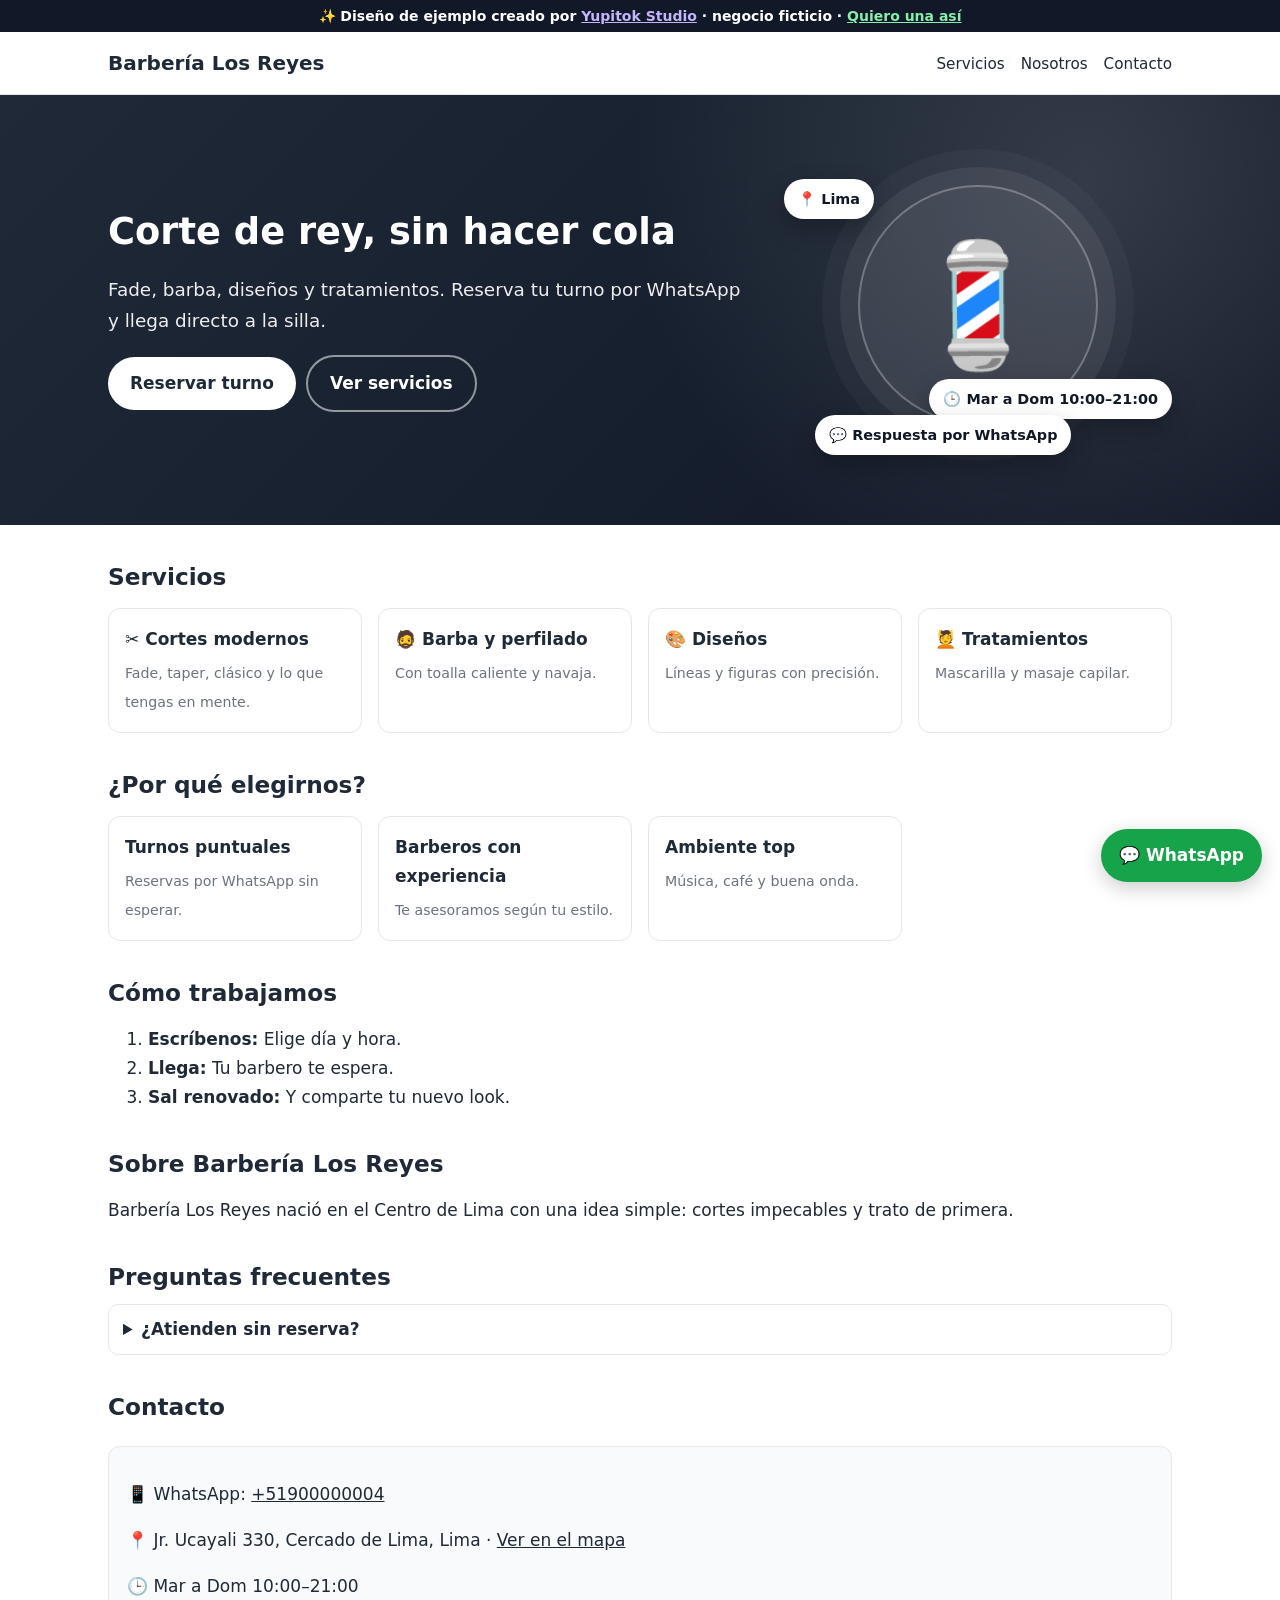
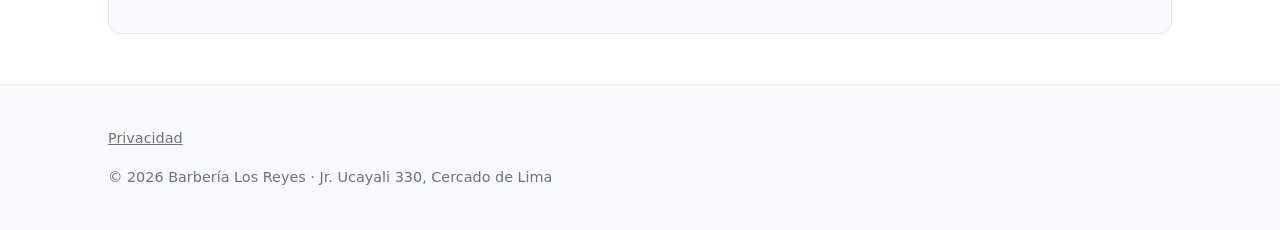
<file: lib/assets/demos/barberia/index.html>
<!doctype html><html lang="es-PE"><head><meta charset="utf-8"><meta name="viewport" content="width=device-width,initial-scale=1">
<title>Barbería Los Reyes | Cortes y barba en Lima</title><meta name="description" content="Cortes modernos, fade, barba y diseño en Lima. Reserva tu turno por WhatsApp."><meta name="robots" content="noindex">
<meta property="og:type" content="website"><meta property="og:title" content="Barbería Los Reyes | Cortes y barba en Lima"><meta property="og:description" content="Cortes modernos, fade, barba y diseño en Lima. Reserva tu turno por WhatsApp."><meta property="og:url" content="https://barberia.ejemplo.pe/"><meta property="og:site_name" content="Barbería Los Reyes"><meta property="og:locale" content="es_PE">


<link rel="icon" href="data:image/svg+xml,<svg xmlns='http://www.w3.org/2000/svg' viewBox='0 0 100 100'><rect width='100' height='100' rx='22' fill='%231f2937'/><text x='50' y='68' font-size='58' text-anchor='middle' fill='white' font-family='Arial' font-weight='bold'>B</text></svg>">
<style>:root{--c:#1f2937;--t:#1f2937;--s:#6b7280;--f:#f8fafc;--b:#e5e7eb}*{box-sizing:border-box}body{margin:0;font:17px/1.7 system-ui,-apple-system,"Segoe UI",Roboto,sans-serif;color:var(--t);background:#fff}a{color:var(--c)}img{max-width:100%;height:auto}
.w{max-width:1100px;margin:0 auto;padding:0 18px}.tx{max-width:760px;margin:0 auto;padding:0 18px}header{border-bottom:1px solid var(--b);background:#fff;position:sticky;top:0;z-index:5}
header .w{display:flex;align-items:center;justify-content:space-between;gap:14px;min-height:62px;flex-wrap:wrap}.logo{font-weight:800;font-size:1.25rem;color:var(--t);text-decoration:none}.logo span{color:var(--c)}
nav a{color:var(--t);text-decoration:none;margin-left:16px;font-size:.95rem;white-space:nowrap}nav a:hover{color:var(--c)}.migas{font-size:.85rem;color:var(--s);margin:18px 0 6px}.migas a{color:var(--s)}
h1{font-size:2rem;line-height:1.25;margin:.3em 0 .4em}h2{font-size:1.45rem;margin:1.6em 0 .5em;line-height:1.3}h3{font-size:1.15rem;margin:1.3em 0 .4em}.meta{color:var(--s);font-size:.9rem;margin-bottom:1.2em}
.tabla{overflow-x:auto}table{border-collapse:collapse;width:100%;margin:1em 0;font-size:.95rem}th,td{border:1px solid var(--b);padding:8px 10px;text-align:left}th{background:var(--f)}
blockquote{border-left:4px solid var(--c);margin:1em 0;padding:.4em 1em;background:var(--f)}.caja{border:1px solid var(--b);border-radius:12px;padding:16px 18px;margin:1.4em 0;background:var(--f)}
.tarjetas{display:grid;grid-template-columns:repeat(auto-fill,minmax(250px,1fr));gap:16px;margin:16px 0 30px}.tarjeta{border:1px solid var(--b);border-radius:12px;padding:16px;text-decoration:none;color:var(--t);display:block;background:#fff}.tarjeta:hover{border-color:var(--c)}.tarjeta b{display:block;margin-bottom:4px}.tarjeta small{color:var(--s)}
.hero{background:radial-gradient(circle at 85% 20%,#ffffff22,transparent 40%),linear-gradient(135deg,var(--c),#111827);color:#fff;padding:60px 0 70px;overflow:hidden}.hero-g{display:grid;grid-template-columns:1.25fr .75fr;gap:30px;align-items:center}.hero a.btn.btn2{background:transparent;color:#fff;border:2px solid #ffffff88;margin-left:10px}.hero-v{position:relative;min-height:300px;display:grid;place-items:center}.hero-v img{border-radius:24px;box-shadow:0 20px 50px #0006;max-height:360px;object-fit:cover}.hero-ico{width:240px;height:240px;border-radius:50%;background:#ffffff1f;border:2px solid #ffffff44;display:grid;place-items:center;font-size:120px;box-shadow:0 0 0 18px #ffffff10,0 0 0 36px #ffffff08}.hero-chip{position:absolute;background:#fff;color:#111827;font-weight:700;font-size:.9rem;padding:8px 14px;border-radius:999px;box-shadow:0 10px 25px #0004;white-space:nowrap}.hero-chip.c0{top:8%;left:0}.hero-chip.c1{bottom:12%;right:0}.hero-chip.c2{bottom:0;left:8%}@media(max-width:760px){.hero-g{grid-template-columns:1fr}.hero-v{min-height:220px}.hero-ico{width:160px;height:160px;font-size:80px}.hero a.btn.btn2{margin:10px 0 0}}.hero h1{color:#fff;font-size:2.3rem}.hero p{font-size:1.15rem;opacity:.92;max-width:700px}.btn{display:inline-block;background:var(--c);color:#fff;padding:12px 22px;border-radius:999px;text-decoration:none;font-weight:700}.hero .btn{background:#fff;color:var(--c)}
footer{border-top:1px solid var(--b);margin-top:50px;padding:26px 0;color:var(--s);font-size:.9rem;background:var(--f)}footer a{color:var(--s);margin-right:14px}.wa{position:fixed;right:18px;bottom:18px;background:#16a34a;color:#fff;border-radius:999px;padding:12px 18px;font-weight:700;text-decoration:none;box-shadow:0 6px 20px #0003}
.faq details{border:1px solid var(--b);border-radius:10px;padding:10px 14px;margin:8px 0}.faq summary{cursor:pointer;font-weight:600}@media(max-width:640px){h1{font-size:1.6rem}.hero h1{font-size:1.8rem}nav a{margin:0 12px 0 0}}</style>
<script type="application/ld+json">{"@context":"https://schema.org","@type":"LocalBusiness","name":"Barbería Los Reyes","url":"https://barberia.ejemplo.pe/","telephone":"+51900000004","address":{"@type":"PostalAddress","streetAddress":"Jr. Ucayali 330, Cercado de Lima","addressLocality":"Lima","addressCountry":"Perú"},"openingHours":"Mar a Dom 10:00–21:00"}</script>
<script type="application/ld+json">{"@context":"https://schema.org","@type":"FAQPage","mainEntity":[{"@type":"Question","name":"¿Atienden sin reserva?","acceptedAnswer":{"@type":"Answer","text":"Sí, pero con reserva no esperas."}}]}</script>

</head><body><div style="background:#111827;color:#fff;text-align:center;font:600 14px system-ui;padding:8px 12px">✨ Diseño de ejemplo creado por <a href="../../" style="color:#c4b5fd">Yupitok Studio</a> · negocio ficticio · <a href="../../#contacto" style="color:#86efac">Quiero una así</a></div><header><div class="w"><a class="logo" href="#"><span>Barbería</span> Los Reyes</a><nav><a href="#servicios">Servicios</a><a href="#nosotros">Nosotros</a><a href="#contacto">Contacto</a></nav></div></header>
<main><section class="hero"><div class="w hero-g"><div><h1>Corte de rey, sin hacer cola</h1><p>Fade, barba, diseños y tratamientos. Reserva tu turno por WhatsApp y llega directo a la silla.</p><a class="btn" href="#contacto" data-demo="1?text=Hola%2C%20vi%20su%20p%C3%A1gina%20web%20y%20quiero%20informaci%C3%B3n" rel="noopener">Reservar turno</a><a class="btn btn2" href="#servicios">Ver servicios</a></div>
<div class="hero-v" aria-hidden="true"><div class="hero-ico">💈</div><span class="hero-chip c0">📍 Lima</span><span class="hero-chip c1">🕒 Mar a Dom 10:00–21:00</span><span class="hero-chip c2">💬 Respuesta por WhatsApp</span></div></div></section>
<div class="w"><h2 id="servicios">Servicios</h2><div class="tarjetas"><div class="tarjeta"><b>✂️ Cortes modernos</b><small>Fade, taper, clásico y lo que tengas en mente.</small></div><div class="tarjeta"><b>🧔 Barba y perfilado</b><small>Con toalla caliente y navaja.</small></div><div class="tarjeta"><b>🎨 Diseños</b><small>Líneas y figuras con precisión.</small></div><div class="tarjeta"><b>💆 Tratamientos</b><small>Mascarilla y masaje capilar.</small></div></div>
<h2>¿Por qué elegirnos?</h2><div class="tarjetas"><div class="tarjeta"><b>Turnos puntuales</b><small>Reservas por WhatsApp sin esperar.</small></div><div class="tarjeta"><b>Barberos con experiencia</b><small>Te asesoramos según tu estilo.</small></div><div class="tarjeta"><b>Ambiente top</b><small>Música, café y buena onda.</small></div></div>
<h2>Cómo trabajamos</h2><ol><li><b>Escríbenos:</b> Elige día y hora.</li><li><b>Llega:</b> Tu barbero te espera.</li><li><b>Sal renovado:</b> Y comparte tu nuevo look.</li></ol>
<h2 id="nosotros">Sobre Barbería Los Reyes</h2><p>Barbería Los Reyes nació en el Centro de Lima con una idea simple: cortes impecables y trato de primera.</p>
<h2>Preguntas frecuentes</h2><div class="faq"><details><summary>¿Atienden sin reserva?</summary><p>Sí, pero con reserva no esperas.</p></details></div>
<h2 id="contacto">Contacto</h2><div class="caja"><p>📱 WhatsApp: <a href="#contacto" data-demo="1?text=Hola%2C%20vi%20su%20p%C3%A1gina%20web%20y%20quiero%20informaci%C3%B3n" rel="noopener">+51900000004</a></p><p>📍 Jr. Ucayali 330, Cercado de Lima, Lima · <a href="https://www.google.com/maps/search/?api=1&query=Jr.%20Ucayali%20330%2C%20Cercado%20de%20Lima%20Lima" rel="noopener" target="_blank">Ver en el mapa</a></p><p>🕒 Mar a Dom 10:00–21:00</p></div></div></main>
<footer><div class="w"><p><a href="#contacto">Privacidad</a></p>
<p>© 2026 Barbería Los Reyes · Jr. Ucayali 330, Cercado de Lima</p></div></footer>
<a class="wa" href="#contacto" data-demo="1?text=Hola%2C%20vi%20su%20p%C3%A1gina%20web%20y%20quiero%20informaci%C3%B3n" rel="noopener">💬 WhatsApp</a>
</body></html>
</file>
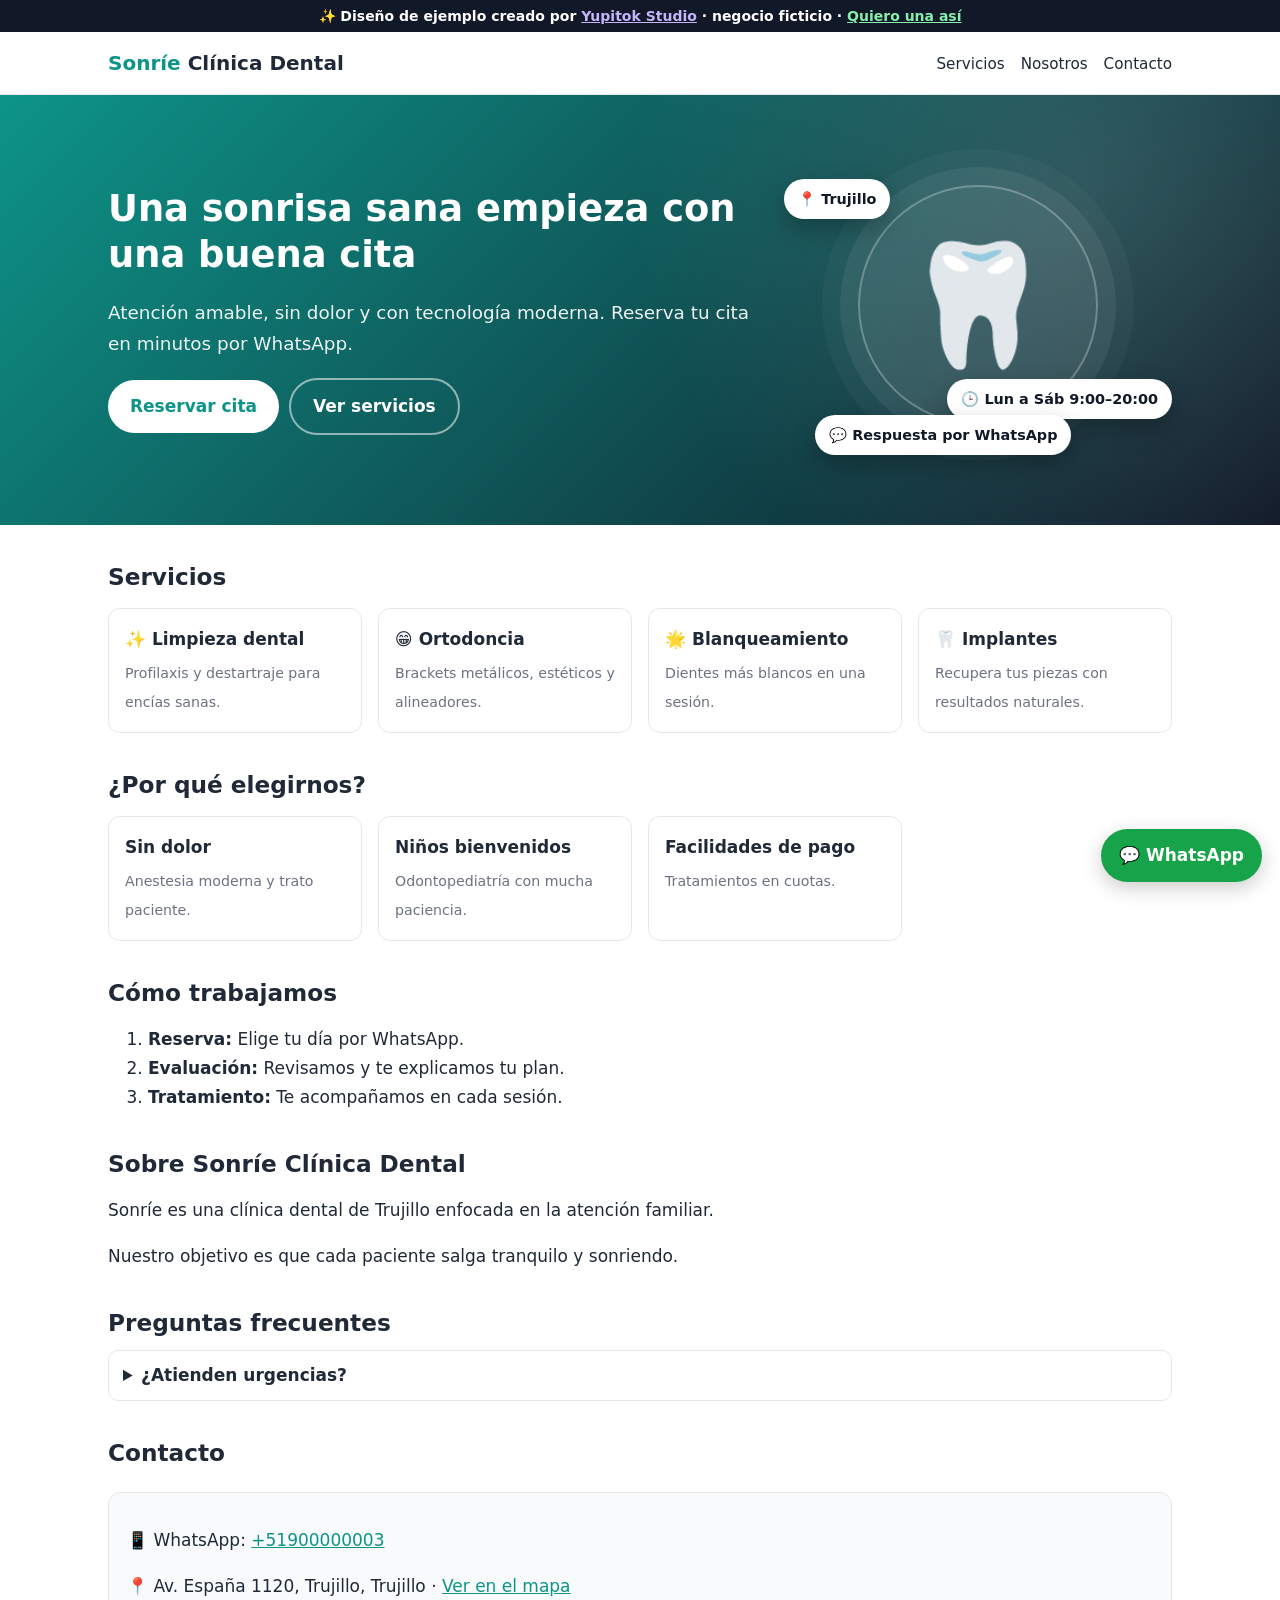
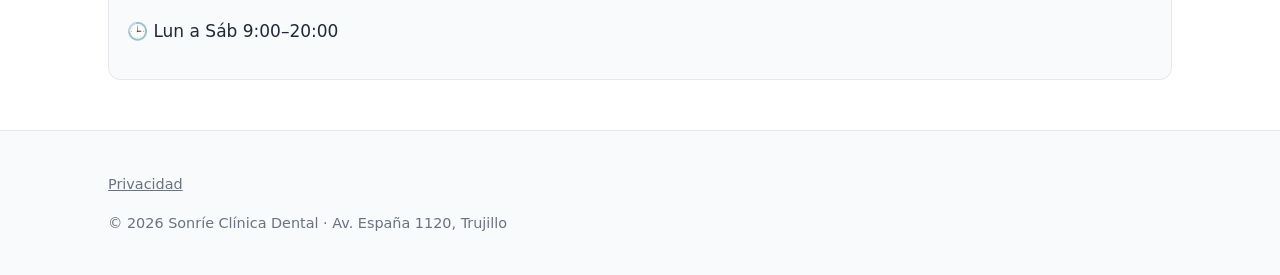
<file: lib/assets/demos/dental/index.html>
<!doctype html><html lang="es-PE"><head><meta charset="utf-8"><meta name="viewport" content="width=device-width,initial-scale=1">
<title>Sonríe Clínica Dental | Dentista en Trujillo</title><meta name="description" content="Limpieza, ortodoncia, blanqueamiento e implantes en Trujillo. Reserva tu cita por WhatsApp."><meta name="robots" content="noindex">
<meta property="og:type" content="website"><meta property="og:title" content="Sonríe Clínica Dental | Dentista en Trujillo"><meta property="og:description" content="Limpieza, ortodoncia, blanqueamiento e implantes en Trujillo. Reserva tu cita por WhatsApp."><meta property="og:url" content="https://dental.ejemplo.pe/"><meta property="og:site_name" content="Sonríe Clínica Dental"><meta property="og:locale" content="es_PE">


<link rel="icon" href="data:image/svg+xml,<svg xmlns='http://www.w3.org/2000/svg' viewBox='0 0 100 100'><rect width='100' height='100' rx='22' fill='%230d9488'/><text x='50' y='68' font-size='58' text-anchor='middle' fill='white' font-family='Arial' font-weight='bold'>S</text></svg>">
<style>:root{--c:#0d9488;--t:#1f2937;--s:#6b7280;--f:#f8fafc;--b:#e5e7eb}*{box-sizing:border-box}body{margin:0;font:17px/1.7 system-ui,-apple-system,"Segoe UI",Roboto,sans-serif;color:var(--t);background:#fff}a{color:var(--c)}img{max-width:100%;height:auto}
.w{max-width:1100px;margin:0 auto;padding:0 18px}.tx{max-width:760px;margin:0 auto;padding:0 18px}header{border-bottom:1px solid var(--b);background:#fff;position:sticky;top:0;z-index:5}
header .w{display:flex;align-items:center;justify-content:space-between;gap:14px;min-height:62px;flex-wrap:wrap}.logo{font-weight:800;font-size:1.25rem;color:var(--t);text-decoration:none}.logo span{color:var(--c)}
nav a{color:var(--t);text-decoration:none;margin-left:16px;font-size:.95rem;white-space:nowrap}nav a:hover{color:var(--c)}.migas{font-size:.85rem;color:var(--s);margin:18px 0 6px}.migas a{color:var(--s)}
h1{font-size:2rem;line-height:1.25;margin:.3em 0 .4em}h2{font-size:1.45rem;margin:1.6em 0 .5em;line-height:1.3}h3{font-size:1.15rem;margin:1.3em 0 .4em}.meta{color:var(--s);font-size:.9rem;margin-bottom:1.2em}
.tabla{overflow-x:auto}table{border-collapse:collapse;width:100%;margin:1em 0;font-size:.95rem}th,td{border:1px solid var(--b);padding:8px 10px;text-align:left}th{background:var(--f)}
blockquote{border-left:4px solid var(--c);margin:1em 0;padding:.4em 1em;background:var(--f)}.caja{border:1px solid var(--b);border-radius:12px;padding:16px 18px;margin:1.4em 0;background:var(--f)}
.tarjetas{display:grid;grid-template-columns:repeat(auto-fill,minmax(250px,1fr));gap:16px;margin:16px 0 30px}.tarjeta{border:1px solid var(--b);border-radius:12px;padding:16px;text-decoration:none;color:var(--t);display:block;background:#fff}.tarjeta:hover{border-color:var(--c)}.tarjeta b{display:block;margin-bottom:4px}.tarjeta small{color:var(--s)}
.hero{background:radial-gradient(circle at 85% 20%,#ffffff22,transparent 40%),linear-gradient(135deg,var(--c),#111827);color:#fff;padding:60px 0 70px;overflow:hidden}.hero-g{display:grid;grid-template-columns:1.25fr .75fr;gap:30px;align-items:center}.hero a.btn.btn2{background:transparent;color:#fff;border:2px solid #ffffff88;margin-left:10px}.hero-v{position:relative;min-height:300px;display:grid;place-items:center}.hero-v img{border-radius:24px;box-shadow:0 20px 50px #0006;max-height:360px;object-fit:cover}.hero-ico{width:240px;height:240px;border-radius:50%;background:#ffffff1f;border:2px solid #ffffff44;display:grid;place-items:center;font-size:120px;box-shadow:0 0 0 18px #ffffff10,0 0 0 36px #ffffff08}.hero-chip{position:absolute;background:#fff;color:#111827;font-weight:700;font-size:.9rem;padding:8px 14px;border-radius:999px;box-shadow:0 10px 25px #0004;white-space:nowrap}.hero-chip.c0{top:8%;left:0}.hero-chip.c1{bottom:12%;right:0}.hero-chip.c2{bottom:0;left:8%}@media(max-width:760px){.hero-g{grid-template-columns:1fr}.hero-v{min-height:220px}.hero-ico{width:160px;height:160px;font-size:80px}.hero a.btn.btn2{margin:10px 0 0}}.hero h1{color:#fff;font-size:2.3rem}.hero p{font-size:1.15rem;opacity:.92;max-width:700px}.btn{display:inline-block;background:var(--c);color:#fff;padding:12px 22px;border-radius:999px;text-decoration:none;font-weight:700}.hero .btn{background:#fff;color:var(--c)}
footer{border-top:1px solid var(--b);margin-top:50px;padding:26px 0;color:var(--s);font-size:.9rem;background:var(--f)}footer a{color:var(--s);margin-right:14px}.wa{position:fixed;right:18px;bottom:18px;background:#16a34a;color:#fff;border-radius:999px;padding:12px 18px;font-weight:700;text-decoration:none;box-shadow:0 6px 20px #0003}
.faq details{border:1px solid var(--b);border-radius:10px;padding:10px 14px;margin:8px 0}.faq summary{cursor:pointer;font-weight:600}@media(max-width:640px){h1{font-size:1.6rem}.hero h1{font-size:1.8rem}nav a{margin:0 12px 0 0}}</style>
<script type="application/ld+json">{"@context":"https://schema.org","@type":"LocalBusiness","name":"Sonríe Clínica Dental","url":"https://dental.ejemplo.pe/","telephone":"+51900000003","address":{"@type":"PostalAddress","streetAddress":"Av. España 1120, Trujillo","addressLocality":"Trujillo","addressCountry":"Perú"},"openingHours":"Lun a Sáb 9:00–20:00"}</script>
<script type="application/ld+json">{"@context":"https://schema.org","@type":"FAQPage","mainEntity":[{"@type":"Question","name":"¿Atienden urgencias?","acceptedAnswer":{"@type":"Answer","text":"Sí, escríbenos por WhatsApp y te damos la primera hora libre."}}]}</script>

</head><body><div style="background:#111827;color:#fff;text-align:center;font:600 14px system-ui;padding:8px 12px">✨ Diseño de ejemplo creado por <a href="../../" style="color:#c4b5fd">Yupitok Studio</a> · negocio ficticio · <a href="../../#contacto" style="color:#86efac">Quiero una así</a></div><header><div class="w"><a class="logo" href="#"><span>Sonríe</span> Clínica Dental</a><nav><a href="#servicios">Servicios</a><a href="#nosotros">Nosotros</a><a href="#contacto">Contacto</a></nav></div></header>
<main><section class="hero"><div class="w hero-g"><div><h1>Una sonrisa sana empieza con una buena cita</h1><p>Atención amable, sin dolor y con tecnología moderna. Reserva tu cita en minutos por WhatsApp.</p><a class="btn" href="#contacto" data-demo="1?text=Hola%2C%20vi%20su%20p%C3%A1gina%20web%20y%20quiero%20informaci%C3%B3n" rel="noopener">Reservar cita</a><a class="btn btn2" href="#servicios">Ver servicios</a></div>
<div class="hero-v" aria-hidden="true"><div class="hero-ico">🦷</div><span class="hero-chip c0">📍 Trujillo</span><span class="hero-chip c1">🕒 Lun a Sáb 9:00–20:00</span><span class="hero-chip c2">💬 Respuesta por WhatsApp</span></div></div></section>
<div class="w"><h2 id="servicios">Servicios</h2><div class="tarjetas"><div class="tarjeta"><b>✨ Limpieza dental</b><small>Profilaxis y destartraje para encías sanas.</small></div><div class="tarjeta"><b>😁 Ortodoncia</b><small>Brackets metálicos, estéticos y alineadores.</small></div><div class="tarjeta"><b>🌟 Blanqueamiento</b><small>Dientes más blancos en una sesión.</small></div><div class="tarjeta"><b>🦷 Implantes</b><small>Recupera tus piezas con resultados naturales.</small></div></div>
<h2>¿Por qué elegirnos?</h2><div class="tarjetas"><div class="tarjeta"><b>Sin dolor</b><small>Anestesia moderna y trato paciente.</small></div><div class="tarjeta"><b>Niños bienvenidos</b><small>Odontopediatría con mucha paciencia.</small></div><div class="tarjeta"><b>Facilidades de pago</b><small>Tratamientos en cuotas.</small></div></div>
<h2>Cómo trabajamos</h2><ol><li><b>Reserva:</b> Elige tu día por WhatsApp.</li><li><b>Evaluación:</b> Revisamos y te explicamos tu plan.</li><li><b>Tratamiento:</b> Te acompañamos en cada sesión.</li></ol>
<h2 id="nosotros">Sobre Sonríe Clínica Dental</h2><p>Sonríe es una clínica dental de Trujillo enfocada en la atención familiar.</p><p>Nuestro objetivo es que cada paciente salga tranquilo y sonriendo.</p>
<h2>Preguntas frecuentes</h2><div class="faq"><details><summary>¿Atienden urgencias?</summary><p>Sí, escríbenos por WhatsApp y te damos la primera hora libre.</p></details></div>
<h2 id="contacto">Contacto</h2><div class="caja"><p>📱 WhatsApp: <a href="#contacto" data-demo="1?text=Hola%2C%20vi%20su%20p%C3%A1gina%20web%20y%20quiero%20informaci%C3%B3n" rel="noopener">+51900000003</a></p><p>📍 Av. España 1120, Trujillo, Trujillo · <a href="https://www.google.com/maps/search/?api=1&query=Av.%20Espa%C3%B1a%201120%2C%20Trujillo%20Trujillo" rel="noopener" target="_blank">Ver en el mapa</a></p><p>🕒 Lun a Sáb 9:00–20:00</p></div></div></main>
<footer><div class="w"><p><a href="#contacto">Privacidad</a></p>
<p>© 2026 Sonríe Clínica Dental · Av. España 1120, Trujillo</p></div></footer>
<a class="wa" href="#contacto" data-demo="1?text=Hola%2C%20vi%20su%20p%C3%A1gina%20web%20y%20quiero%20informaci%C3%B3n" rel="noopener">💬 WhatsApp</a>
</body></html>
</file>
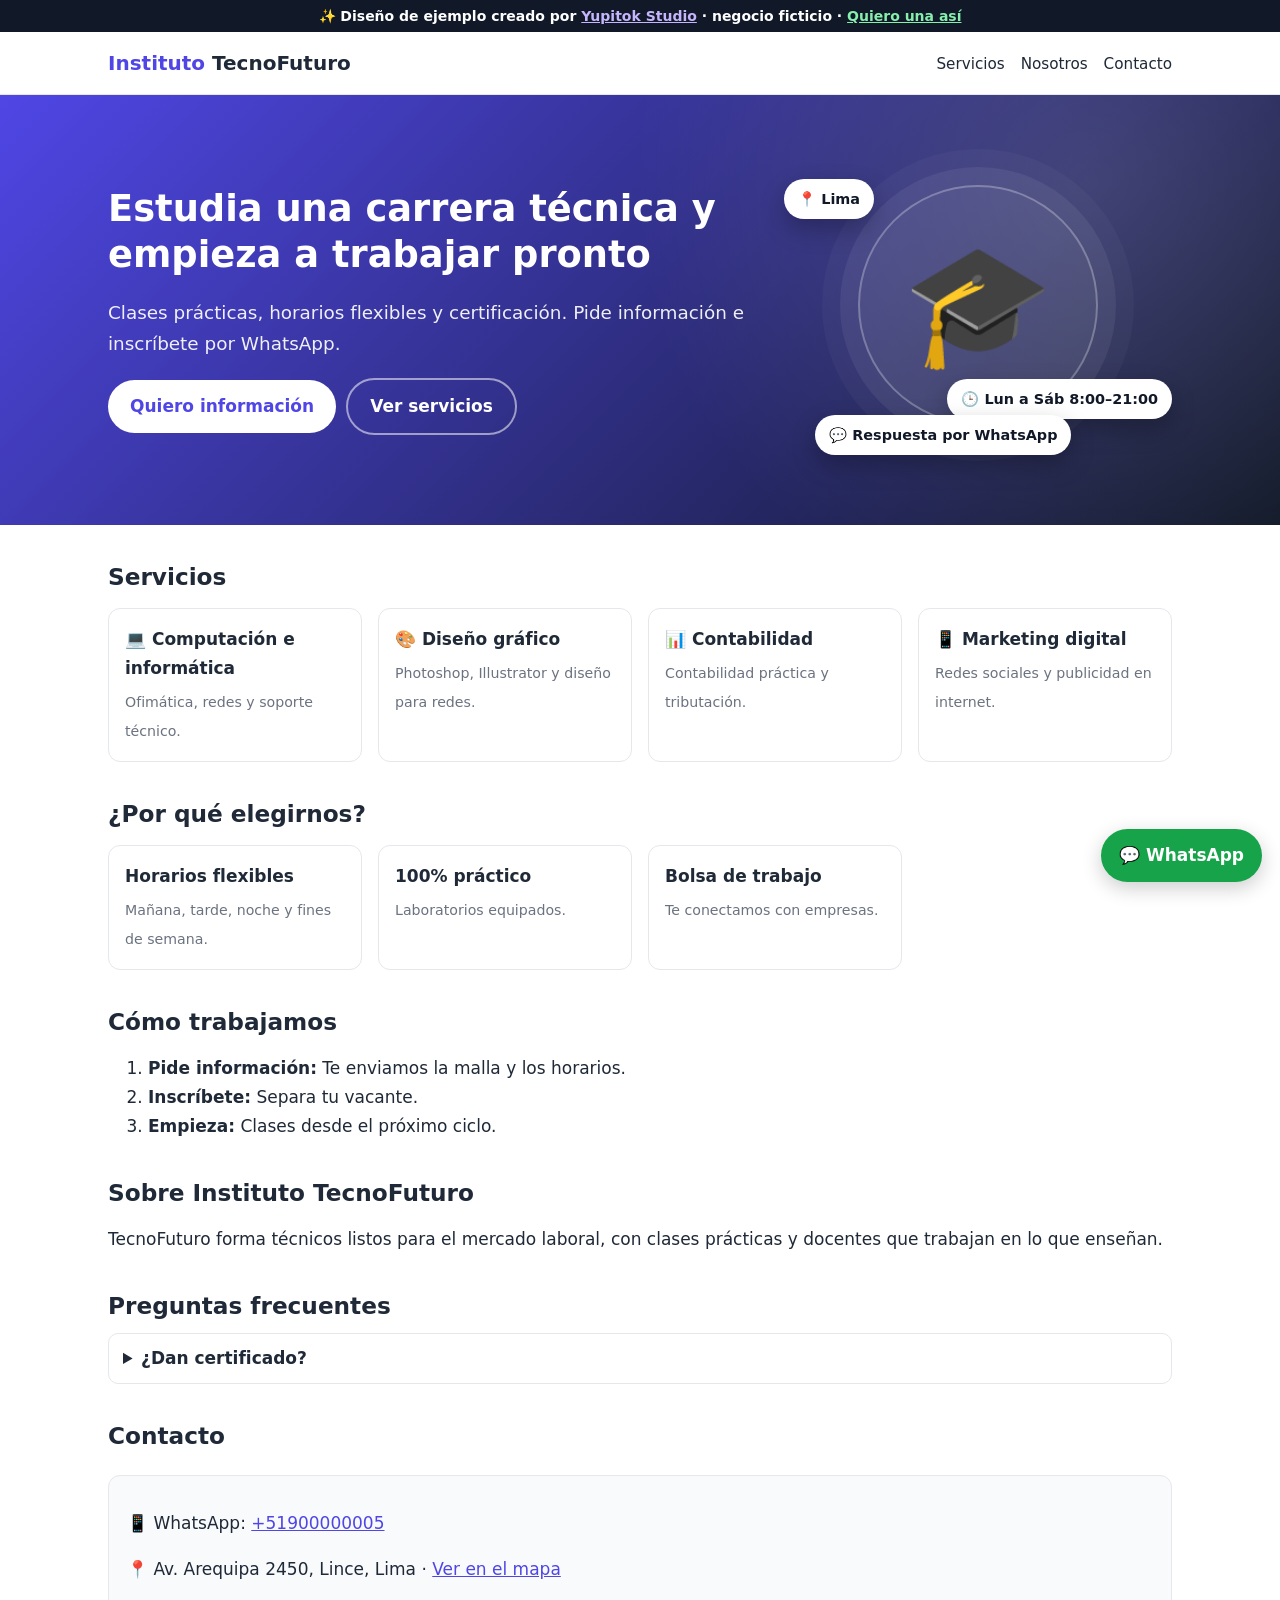
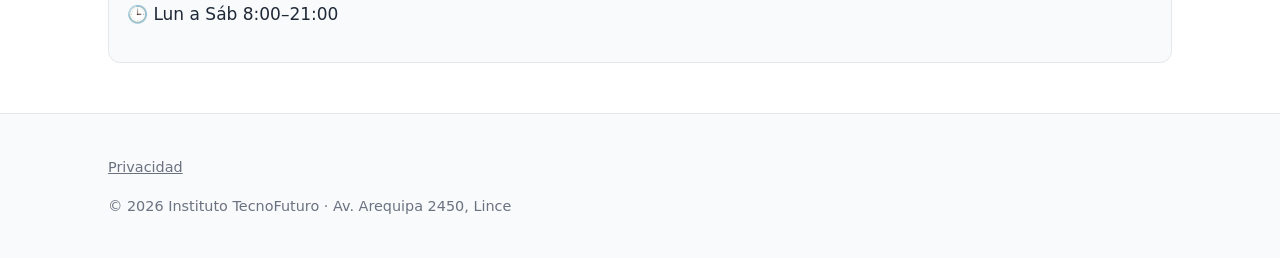
<file: lib/assets/demos/instituto/index.html>
<!doctype html><html lang="es-PE"><head><meta charset="utf-8"><meta name="viewport" content="width=device-width,initial-scale=1">
<title>Instituto TecnoFuturo | Carreras técnicas en Lima</title><meta name="description" content="Computación, diseño gráfico, contabilidad y más en Lima. Inscríbete por WhatsApp."><meta name="robots" content="noindex">
<meta property="og:type" content="website"><meta property="og:title" content="Instituto TecnoFuturo | Carreras técnicas en Lima"><meta property="og:description" content="Computación, diseño gráfico, contabilidad y más en Lima. Inscríbete por WhatsApp."><meta property="og:url" content="https://instituto.ejemplo.pe/"><meta property="og:site_name" content="Instituto TecnoFuturo"><meta property="og:locale" content="es_PE">


<link rel="icon" href="data:image/svg+xml,<svg xmlns='http://www.w3.org/2000/svg' viewBox='0 0 100 100'><rect width='100' height='100' rx='22' fill='%234f46e5'/><text x='50' y='68' font-size='58' text-anchor='middle' fill='white' font-family='Arial' font-weight='bold'>I</text></svg>">
<style>:root{--c:#4f46e5;--t:#1f2937;--s:#6b7280;--f:#f8fafc;--b:#e5e7eb}*{box-sizing:border-box}body{margin:0;font:17px/1.7 system-ui,-apple-system,"Segoe UI",Roboto,sans-serif;color:var(--t);background:#fff}a{color:var(--c)}img{max-width:100%;height:auto}
.w{max-width:1100px;margin:0 auto;padding:0 18px}.tx{max-width:760px;margin:0 auto;padding:0 18px}header{border-bottom:1px solid var(--b);background:#fff;position:sticky;top:0;z-index:5}
header .w{display:flex;align-items:center;justify-content:space-between;gap:14px;min-height:62px;flex-wrap:wrap}.logo{font-weight:800;font-size:1.25rem;color:var(--t);text-decoration:none}.logo span{color:var(--c)}
nav a{color:var(--t);text-decoration:none;margin-left:16px;font-size:.95rem;white-space:nowrap}nav a:hover{color:var(--c)}.migas{font-size:.85rem;color:var(--s);margin:18px 0 6px}.migas a{color:var(--s)}
h1{font-size:2rem;line-height:1.25;margin:.3em 0 .4em}h2{font-size:1.45rem;margin:1.6em 0 .5em;line-height:1.3}h3{font-size:1.15rem;margin:1.3em 0 .4em}.meta{color:var(--s);font-size:.9rem;margin-bottom:1.2em}
.tabla{overflow-x:auto}table{border-collapse:collapse;width:100%;margin:1em 0;font-size:.95rem}th,td{border:1px solid var(--b);padding:8px 10px;text-align:left}th{background:var(--f)}
blockquote{border-left:4px solid var(--c);margin:1em 0;padding:.4em 1em;background:var(--f)}.caja{border:1px solid var(--b);border-radius:12px;padding:16px 18px;margin:1.4em 0;background:var(--f)}
.tarjetas{display:grid;grid-template-columns:repeat(auto-fill,minmax(250px,1fr));gap:16px;margin:16px 0 30px}.tarjeta{border:1px solid var(--b);border-radius:12px;padding:16px;text-decoration:none;color:var(--t);display:block;background:#fff}.tarjeta:hover{border-color:var(--c)}.tarjeta b{display:block;margin-bottom:4px}.tarjeta small{color:var(--s)}
.hero{background:radial-gradient(circle at 85% 20%,#ffffff22,transparent 40%),linear-gradient(135deg,var(--c),#111827);color:#fff;padding:60px 0 70px;overflow:hidden}.hero-g{display:grid;grid-template-columns:1.25fr .75fr;gap:30px;align-items:center}.hero a.btn.btn2{background:transparent;color:#fff;border:2px solid #ffffff88;margin-left:10px}.hero-v{position:relative;min-height:300px;display:grid;place-items:center}.hero-v img{border-radius:24px;box-shadow:0 20px 50px #0006;max-height:360px;object-fit:cover}.hero-ico{width:240px;height:240px;border-radius:50%;background:#ffffff1f;border:2px solid #ffffff44;display:grid;place-items:center;font-size:120px;box-shadow:0 0 0 18px #ffffff10,0 0 0 36px #ffffff08}.hero-chip{position:absolute;background:#fff;color:#111827;font-weight:700;font-size:.9rem;padding:8px 14px;border-radius:999px;box-shadow:0 10px 25px #0004;white-space:nowrap}.hero-chip.c0{top:8%;left:0}.hero-chip.c1{bottom:12%;right:0}.hero-chip.c2{bottom:0;left:8%}@media(max-width:760px){.hero-g{grid-template-columns:1fr}.hero-v{min-height:220px}.hero-ico{width:160px;height:160px;font-size:80px}.hero a.btn.btn2{margin:10px 0 0}}.hero h1{color:#fff;font-size:2.3rem}.hero p{font-size:1.15rem;opacity:.92;max-width:700px}.btn{display:inline-block;background:var(--c);color:#fff;padding:12px 22px;border-radius:999px;text-decoration:none;font-weight:700}.hero .btn{background:#fff;color:var(--c)}
footer{border-top:1px solid var(--b);margin-top:50px;padding:26px 0;color:var(--s);font-size:.9rem;background:var(--f)}footer a{color:var(--s);margin-right:14px}.wa{position:fixed;right:18px;bottom:18px;background:#16a34a;color:#fff;border-radius:999px;padding:12px 18px;font-weight:700;text-decoration:none;box-shadow:0 6px 20px #0003}
.faq details{border:1px solid var(--b);border-radius:10px;padding:10px 14px;margin:8px 0}.faq summary{cursor:pointer;font-weight:600}@media(max-width:640px){h1{font-size:1.6rem}.hero h1{font-size:1.8rem}nav a{margin:0 12px 0 0}}</style>
<script type="application/ld+json">{"@context":"https://schema.org","@type":"LocalBusiness","name":"Instituto TecnoFuturo","url":"https://instituto.ejemplo.pe/","telephone":"+51900000005","address":{"@type":"PostalAddress","streetAddress":"Av. Arequipa 2450, Lince","addressLocality":"Lima","addressCountry":"Perú"},"openingHours":"Lun a Sáb 8:00–21:00"}</script>
<script type="application/ld+json">{"@context":"https://schema.org","@type":"FAQPage","mainEntity":[{"@type":"Question","name":"¿Dan certificado?","acceptedAnswer":{"@type":"Answer","text":"Sí, al terminar cada carrera."}}]}</script>

</head><body><div style="background:#111827;color:#fff;text-align:center;font:600 14px system-ui;padding:8px 12px">✨ Diseño de ejemplo creado por <a href="../../" style="color:#c4b5fd">Yupitok Studio</a> · negocio ficticio · <a href="../../#contacto" style="color:#86efac">Quiero una así</a></div><header><div class="w"><a class="logo" href="#"><span>Instituto</span> TecnoFuturo</a><nav><a href="#servicios">Servicios</a><a href="#nosotros">Nosotros</a><a href="#contacto">Contacto</a></nav></div></header>
<main><section class="hero"><div class="w hero-g"><div><h1>Estudia una carrera técnica y empieza a trabajar pronto</h1><p>Clases prácticas, horarios flexibles y certificación. Pide información e inscríbete por WhatsApp.</p><a class="btn" href="#contacto" data-demo="1?text=Hola%2C%20vi%20su%20p%C3%A1gina%20web%20y%20quiero%20informaci%C3%B3n" rel="noopener">Quiero información</a><a class="btn btn2" href="#servicios">Ver servicios</a></div>
<div class="hero-v" aria-hidden="true"><div class="hero-ico">🎓</div><span class="hero-chip c0">📍 Lima</span><span class="hero-chip c1">🕒 Lun a Sáb 8:00–21:00</span><span class="hero-chip c2">💬 Respuesta por WhatsApp</span></div></div></section>
<div class="w"><h2 id="servicios">Servicios</h2><div class="tarjetas"><div class="tarjeta"><b>💻 Computación e informática</b><small>Ofimática, redes y soporte técnico.</small></div><div class="tarjeta"><b>🎨 Diseño gráfico</b><small>Photoshop, Illustrator y diseño para redes.</small></div><div class="tarjeta"><b>📊 Contabilidad</b><small>Contabilidad práctica y tributación.</small></div><div class="tarjeta"><b>📱 Marketing digital</b><small>Redes sociales y publicidad en internet.</small></div></div>
<h2>¿Por qué elegirnos?</h2><div class="tarjetas"><div class="tarjeta"><b>Horarios flexibles</b><small>Mañana, tarde, noche y fines de semana.</small></div><div class="tarjeta"><b>100% práctico</b><small>Laboratorios equipados.</small></div><div class="tarjeta"><b>Bolsa de trabajo</b><small>Te conectamos con empresas.</small></div></div>
<h2>Cómo trabajamos</h2><ol><li><b>Pide información:</b> Te enviamos la malla y los horarios.</li><li><b>Inscríbete:</b> Separa tu vacante.</li><li><b>Empieza:</b> Clases desde el próximo ciclo.</li></ol>
<h2 id="nosotros">Sobre Instituto TecnoFuturo</h2><p>TecnoFuturo forma técnicos listos para el mercado laboral, con clases prácticas y docentes que trabajan en lo que enseñan.</p>
<h2>Preguntas frecuentes</h2><div class="faq"><details><summary>¿Dan certificado?</summary><p>Sí, al terminar cada carrera.</p></details></div>
<h2 id="contacto">Contacto</h2><div class="caja"><p>📱 WhatsApp: <a href="#contacto" data-demo="1?text=Hola%2C%20vi%20su%20p%C3%A1gina%20web%20y%20quiero%20informaci%C3%B3n" rel="noopener">+51900000005</a></p><p>📍 Av. Arequipa 2450, Lince, Lima · <a href="https://www.google.com/maps/search/?api=1&query=Av.%20Arequipa%202450%2C%20Lince%20Lima" rel="noopener" target="_blank">Ver en el mapa</a></p><p>🕒 Lun a Sáb 8:00–21:00</p></div></div></main>
<footer><div class="w"><p><a href="#contacto">Privacidad</a></p>
<p>© 2026 Instituto TecnoFuturo · Av. Arequipa 2450, Lince</p></div></footer>
<a class="wa" href="#contacto" data-demo="1?text=Hola%2C%20vi%20su%20p%C3%A1gina%20web%20y%20quiero%20informaci%C3%B3n" rel="noopener">💬 WhatsApp</a>
</body></html>
</file>
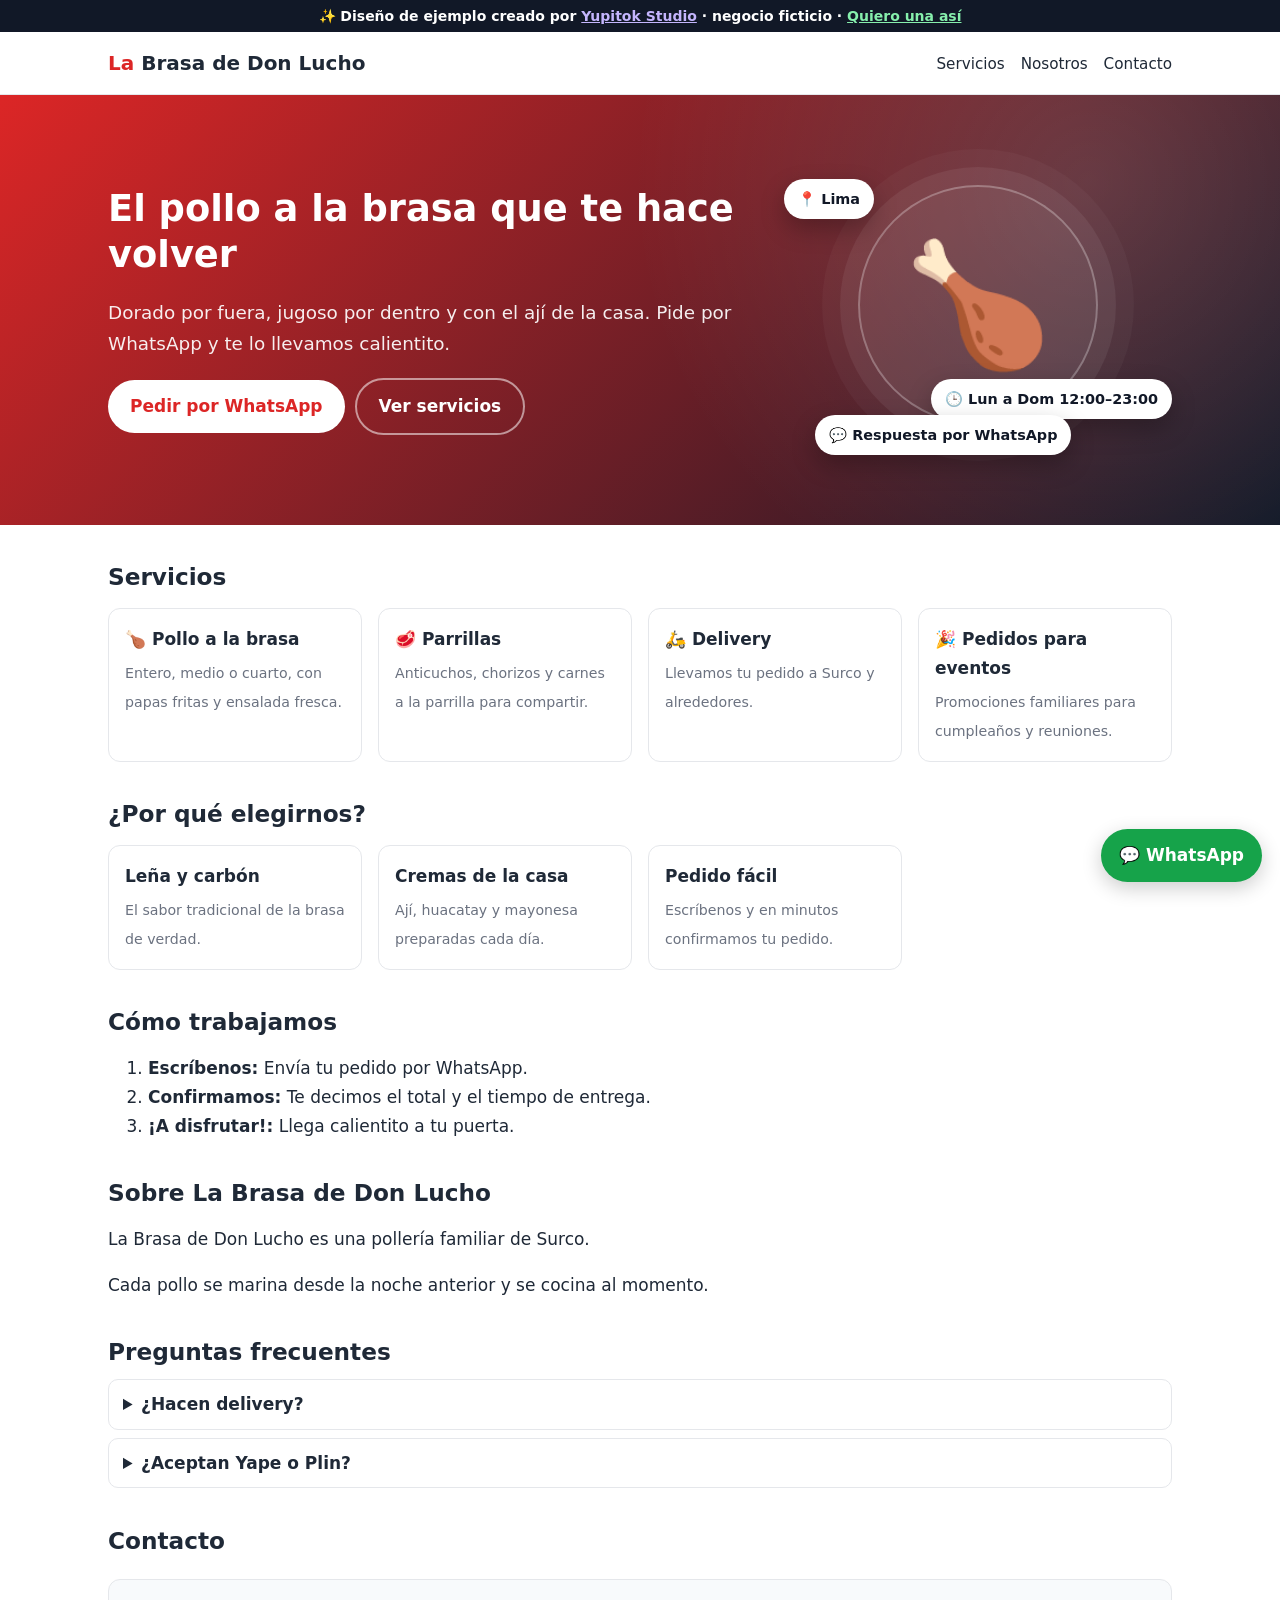
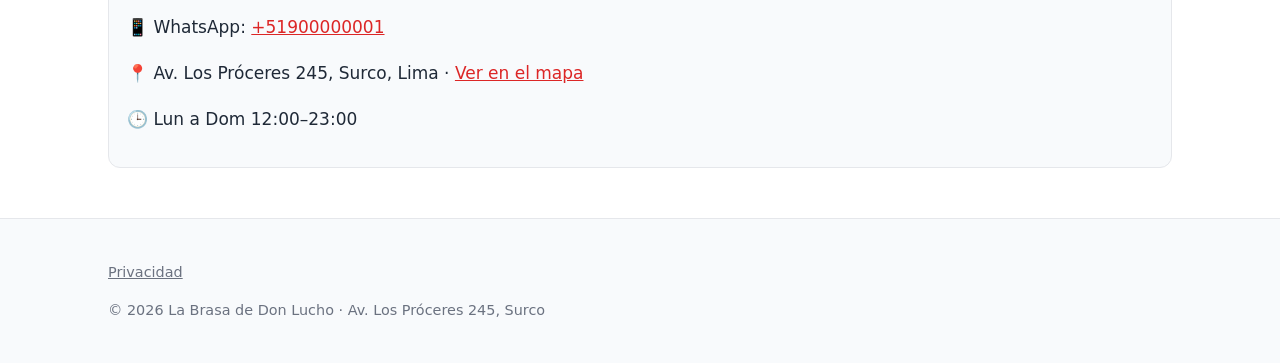
<file: lib/assets/demos/polleria/index.html>
<!doctype html><html lang="es-PE"><head><meta charset="utf-8"><meta name="viewport" content="width=device-width,initial-scale=1">
<title>La Brasa de Don Lucho | Pollería en Surco, Lima</title><meta name="description" content="Pollo a la brasa y parrillas en Surco con delivery por WhatsApp."><meta name="robots" content="noindex">
<meta property="og:type" content="website"><meta property="og:title" content="La Brasa de Don Lucho | Pollería en Surco, Lima"><meta property="og:description" content="Pollo a la brasa y parrillas en Surco con delivery por WhatsApp."><meta property="og:url" content="https://polleria.ejemplo.pe/"><meta property="og:site_name" content="La Brasa de Don Lucho"><meta property="og:locale" content="es_PE">


<link rel="icon" href="data:image/svg+xml,<svg xmlns='http://www.w3.org/2000/svg' viewBox='0 0 100 100'><rect width='100' height='100' rx='22' fill='%23dc2626'/><text x='50' y='68' font-size='58' text-anchor='middle' fill='white' font-family='Arial' font-weight='bold'>L</text></svg>">
<style>:root{--c:#dc2626;--t:#1f2937;--s:#6b7280;--f:#f8fafc;--b:#e5e7eb}*{box-sizing:border-box}body{margin:0;font:17px/1.7 system-ui,-apple-system,"Segoe UI",Roboto,sans-serif;color:var(--t);background:#fff}a{color:var(--c)}img{max-width:100%;height:auto}
.w{max-width:1100px;margin:0 auto;padding:0 18px}.tx{max-width:760px;margin:0 auto;padding:0 18px}header{border-bottom:1px solid var(--b);background:#fff;position:sticky;top:0;z-index:5}
header .w{display:flex;align-items:center;justify-content:space-between;gap:14px;min-height:62px;flex-wrap:wrap}.logo{font-weight:800;font-size:1.25rem;color:var(--t);text-decoration:none}.logo span{color:var(--c)}
nav a{color:var(--t);text-decoration:none;margin-left:16px;font-size:.95rem;white-space:nowrap}nav a:hover{color:var(--c)}.migas{font-size:.85rem;color:var(--s);margin:18px 0 6px}.migas a{color:var(--s)}
h1{font-size:2rem;line-height:1.25;margin:.3em 0 .4em}h2{font-size:1.45rem;margin:1.6em 0 .5em;line-height:1.3}h3{font-size:1.15rem;margin:1.3em 0 .4em}.meta{color:var(--s);font-size:.9rem;margin-bottom:1.2em}
.tabla{overflow-x:auto}table{border-collapse:collapse;width:100%;margin:1em 0;font-size:.95rem}th,td{border:1px solid var(--b);padding:8px 10px;text-align:left}th{background:var(--f)}
blockquote{border-left:4px solid var(--c);margin:1em 0;padding:.4em 1em;background:var(--f)}.caja{border:1px solid var(--b);border-radius:12px;padding:16px 18px;margin:1.4em 0;background:var(--f)}
.tarjetas{display:grid;grid-template-columns:repeat(auto-fill,minmax(250px,1fr));gap:16px;margin:16px 0 30px}.tarjeta{border:1px solid var(--b);border-radius:12px;padding:16px;text-decoration:none;color:var(--t);display:block;background:#fff}.tarjeta:hover{border-color:var(--c)}.tarjeta b{display:block;margin-bottom:4px}.tarjeta small{color:var(--s)}
.hero{background:radial-gradient(circle at 85% 20%,#ffffff22,transparent 40%),linear-gradient(135deg,var(--c),#111827);color:#fff;padding:60px 0 70px;overflow:hidden}.hero-g{display:grid;grid-template-columns:1.25fr .75fr;gap:30px;align-items:center}.hero a.btn.btn2{background:transparent;color:#fff;border:2px solid #ffffff88;margin-left:10px}.hero-v{position:relative;min-height:300px;display:grid;place-items:center}.hero-v img{border-radius:24px;box-shadow:0 20px 50px #0006;max-height:360px;object-fit:cover}.hero-ico{width:240px;height:240px;border-radius:50%;background:#ffffff1f;border:2px solid #ffffff44;display:grid;place-items:center;font-size:120px;box-shadow:0 0 0 18px #ffffff10,0 0 0 36px #ffffff08}.hero-chip{position:absolute;background:#fff;color:#111827;font-weight:700;font-size:.9rem;padding:8px 14px;border-radius:999px;box-shadow:0 10px 25px #0004;white-space:nowrap}.hero-chip.c0{top:8%;left:0}.hero-chip.c1{bottom:12%;right:0}.hero-chip.c2{bottom:0;left:8%}@media(max-width:760px){.hero-g{grid-template-columns:1fr}.hero-v{min-height:220px}.hero-ico{width:160px;height:160px;font-size:80px}.hero a.btn.btn2{margin:10px 0 0}}.hero h1{color:#fff;font-size:2.3rem}.hero p{font-size:1.15rem;opacity:.92;max-width:700px}.btn{display:inline-block;background:var(--c);color:#fff;padding:12px 22px;border-radius:999px;text-decoration:none;font-weight:700}.hero .btn{background:#fff;color:var(--c)}
footer{border-top:1px solid var(--b);margin-top:50px;padding:26px 0;color:var(--s);font-size:.9rem;background:var(--f)}footer a{color:var(--s);margin-right:14px}.wa{position:fixed;right:18px;bottom:18px;background:#16a34a;color:#fff;border-radius:999px;padding:12px 18px;font-weight:700;text-decoration:none;box-shadow:0 6px 20px #0003}
.faq details{border:1px solid var(--b);border-radius:10px;padding:10px 14px;margin:8px 0}.faq summary{cursor:pointer;font-weight:600}@media(max-width:640px){h1{font-size:1.6rem}.hero h1{font-size:1.8rem}nav a{margin:0 12px 0 0}}</style>
<script type="application/ld+json">{"@context":"https://schema.org","@type":"LocalBusiness","name":"La Brasa de Don Lucho","url":"https://polleria.ejemplo.pe/","telephone":"+51900000001","address":{"@type":"PostalAddress","streetAddress":"Av. Los Próceres 245, Surco","addressLocality":"Lima","addressCountry":"Perú"},"openingHours":"Lun a Dom 12:00–23:00"}</script>
<script type="application/ld+json">{"@context":"https://schema.org","@type":"FAQPage","mainEntity":[{"@type":"Question","name":"¿Hacen delivery?","acceptedAnswer":{"@type":"Answer","text":"Sí, en Surco y distritos cercanos."}},{"@type":"Question","name":"¿Aceptan Yape o Plin?","acceptedAnswer":{"@type":"Answer","text":"Sí, además de efectivo y tarjeta."}}]}</script>

</head><body><div style="background:#111827;color:#fff;text-align:center;font:600 14px system-ui;padding:8px 12px">✨ Diseño de ejemplo creado por <a href="../../" style="color:#c4b5fd">Yupitok Studio</a> · negocio ficticio · <a href="../../#contacto" style="color:#86efac">Quiero una así</a></div><header><div class="w"><a class="logo" href="#"><span>La</span> Brasa de Don Lucho</a><nav><a href="#servicios">Servicios</a><a href="#nosotros">Nosotros</a><a href="#contacto">Contacto</a></nav></div></header>
<main><section class="hero"><div class="w hero-g"><div><h1>El pollo a la brasa que te hace volver</h1><p>Dorado por fuera, jugoso por dentro y con el ají de la casa. Pide por WhatsApp y te lo llevamos calientito.</p><a class="btn" href="#contacto" data-demo="1?text=Hola%2C%20vi%20su%20p%C3%A1gina%20web%20y%20quiero%20informaci%C3%B3n" rel="noopener">Pedir por WhatsApp</a><a class="btn btn2" href="#servicios">Ver servicios</a></div>
<div class="hero-v" aria-hidden="true"><div class="hero-ico">🍗</div><span class="hero-chip c0">📍 Lima</span><span class="hero-chip c1">🕒 Lun a Dom 12:00–23:00</span><span class="hero-chip c2">💬 Respuesta por WhatsApp</span></div></div></section>
<div class="w"><h2 id="servicios">Servicios</h2><div class="tarjetas"><div class="tarjeta"><b>🍗 Pollo a la brasa</b><small>Entero, medio o cuarto, con papas fritas y ensalada fresca.</small></div><div class="tarjeta"><b>🥩 Parrillas</b><small>Anticuchos, chorizos y carnes a la parrilla para compartir.</small></div><div class="tarjeta"><b>🛵 Delivery</b><small>Llevamos tu pedido a Surco y alrededores.</small></div><div class="tarjeta"><b>🎉 Pedidos para eventos</b><small>Promociones familiares para cumpleaños y reuniones.</small></div></div>
<h2>¿Por qué elegirnos?</h2><div class="tarjetas"><div class="tarjeta"><b>Leña y carbón</b><small>El sabor tradicional de la brasa de verdad.</small></div><div class="tarjeta"><b>Cremas de la casa</b><small>Ají, huacatay y mayonesa preparadas cada día.</small></div><div class="tarjeta"><b>Pedido fácil</b><small>Escríbenos y en minutos confirmamos tu pedido.</small></div></div>
<h2>Cómo trabajamos</h2><ol><li><b>Escríbenos:</b> Envía tu pedido por WhatsApp.</li><li><b>Confirmamos:</b> Te decimos el total y el tiempo de entrega.</li><li><b>¡A disfrutar!:</b> Llega calientito a tu puerta.</li></ol>
<h2 id="nosotros">Sobre La Brasa de Don Lucho</h2><p>La Brasa de Don Lucho es una pollería familiar de Surco.</p><p>Cada pollo se marina desde la noche anterior y se cocina al momento.</p>
<h2>Preguntas frecuentes</h2><div class="faq"><details><summary>¿Hacen delivery?</summary><p>Sí, en Surco y distritos cercanos.</p></details><details><summary>¿Aceptan Yape o Plin?</summary><p>Sí, además de efectivo y tarjeta.</p></details></div>
<h2 id="contacto">Contacto</h2><div class="caja"><p>📱 WhatsApp: <a href="#contacto" data-demo="1?text=Hola%2C%20vi%20su%20p%C3%A1gina%20web%20y%20quiero%20informaci%C3%B3n" rel="noopener">+51900000001</a></p><p>📍 Av. Los Próceres 245, Surco, Lima · <a href="https://www.google.com/maps/search/?api=1&query=Av.%20Los%20Pr%C3%B3ceres%20245%2C%20Surco%20Lima" rel="noopener" target="_blank">Ver en el mapa</a></p><p>🕒 Lun a Dom 12:00–23:00</p></div></div></main>
<footer><div class="w"><p><a href="#contacto">Privacidad</a></p>
<p>© 2026 La Brasa de Don Lucho · Av. Los Próceres 245, Surco</p></div></footer>
<a class="wa" href="#contacto" data-demo="1?text=Hola%2C%20vi%20su%20p%C3%A1gina%20web%20y%20quiero%20informaci%C3%B3n" rel="noopener">💬 WhatsApp</a>
</body></html>
</file>
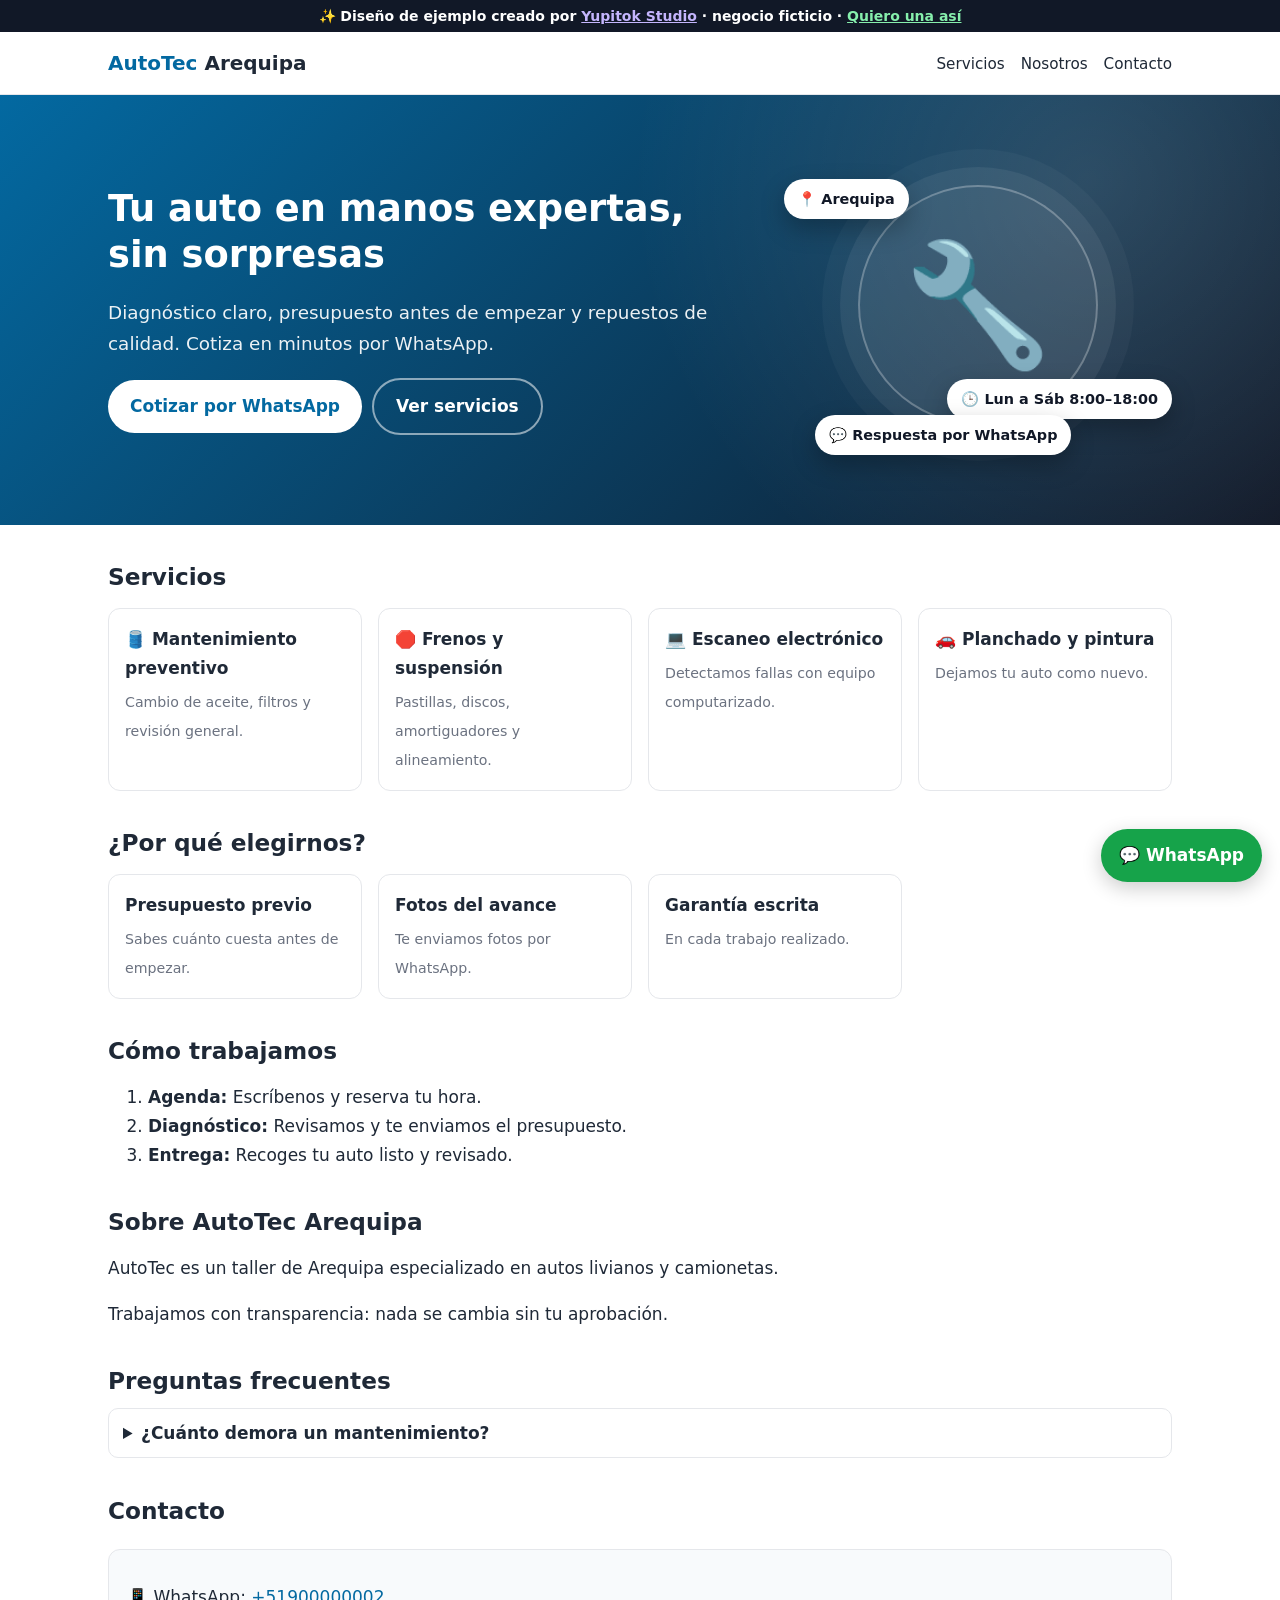
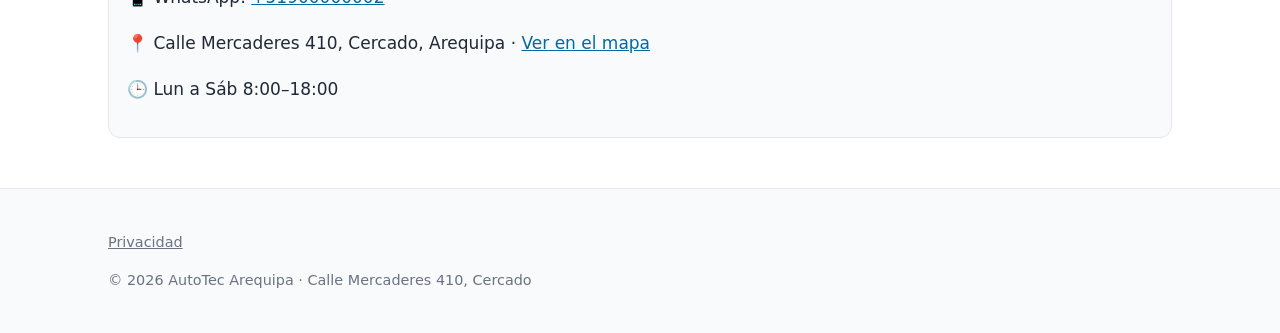
<file: lib/assets/demos/taller/index.html>
<!doctype html><html lang="es-PE"><head><meta charset="utf-8"><meta name="viewport" content="width=device-width,initial-scale=1">
<title>AutoTec Arequipa | Taller mecánico en Arequipa</title><meta name="description" content="Mantenimiento, frenos, escaneo y planchado en Arequipa. Cotiza por WhatsApp."><meta name="robots" content="noindex">
<meta property="og:type" content="website"><meta property="og:title" content="AutoTec Arequipa | Taller mecánico en Arequipa"><meta property="og:description" content="Mantenimiento, frenos, escaneo y planchado en Arequipa. Cotiza por WhatsApp."><meta property="og:url" content="https://taller.ejemplo.pe/"><meta property="og:site_name" content="AutoTec Arequipa"><meta property="og:locale" content="es_PE">


<link rel="icon" href="data:image/svg+xml,<svg xmlns='http://www.w3.org/2000/svg' viewBox='0 0 100 100'><rect width='100' height='100' rx='22' fill='%230369a1'/><text x='50' y='68' font-size='58' text-anchor='middle' fill='white' font-family='Arial' font-weight='bold'>A</text></svg>">
<style>:root{--c:#0369a1;--t:#1f2937;--s:#6b7280;--f:#f8fafc;--b:#e5e7eb}*{box-sizing:border-box}body{margin:0;font:17px/1.7 system-ui,-apple-system,"Segoe UI",Roboto,sans-serif;color:var(--t);background:#fff}a{color:var(--c)}img{max-width:100%;height:auto}
.w{max-width:1100px;margin:0 auto;padding:0 18px}.tx{max-width:760px;margin:0 auto;padding:0 18px}header{border-bottom:1px solid var(--b);background:#fff;position:sticky;top:0;z-index:5}
header .w{display:flex;align-items:center;justify-content:space-between;gap:14px;min-height:62px;flex-wrap:wrap}.logo{font-weight:800;font-size:1.25rem;color:var(--t);text-decoration:none}.logo span{color:var(--c)}
nav a{color:var(--t);text-decoration:none;margin-left:16px;font-size:.95rem;white-space:nowrap}nav a:hover{color:var(--c)}.migas{font-size:.85rem;color:var(--s);margin:18px 0 6px}.migas a{color:var(--s)}
h1{font-size:2rem;line-height:1.25;margin:.3em 0 .4em}h2{font-size:1.45rem;margin:1.6em 0 .5em;line-height:1.3}h3{font-size:1.15rem;margin:1.3em 0 .4em}.meta{color:var(--s);font-size:.9rem;margin-bottom:1.2em}
.tabla{overflow-x:auto}table{border-collapse:collapse;width:100%;margin:1em 0;font-size:.95rem}th,td{border:1px solid var(--b);padding:8px 10px;text-align:left}th{background:var(--f)}
blockquote{border-left:4px solid var(--c);margin:1em 0;padding:.4em 1em;background:var(--f)}.caja{border:1px solid var(--b);border-radius:12px;padding:16px 18px;margin:1.4em 0;background:var(--f)}
.tarjetas{display:grid;grid-template-columns:repeat(auto-fill,minmax(250px,1fr));gap:16px;margin:16px 0 30px}.tarjeta{border:1px solid var(--b);border-radius:12px;padding:16px;text-decoration:none;color:var(--t);display:block;background:#fff}.tarjeta:hover{border-color:var(--c)}.tarjeta b{display:block;margin-bottom:4px}.tarjeta small{color:var(--s)}
.hero{background:radial-gradient(circle at 85% 20%,#ffffff22,transparent 40%),linear-gradient(135deg,var(--c),#111827);color:#fff;padding:60px 0 70px;overflow:hidden}.hero-g{display:grid;grid-template-columns:1.25fr .75fr;gap:30px;align-items:center}.hero a.btn.btn2{background:transparent;color:#fff;border:2px solid #ffffff88;margin-left:10px}.hero-v{position:relative;min-height:300px;display:grid;place-items:center}.hero-v img{border-radius:24px;box-shadow:0 20px 50px #0006;max-height:360px;object-fit:cover}.hero-ico{width:240px;height:240px;border-radius:50%;background:#ffffff1f;border:2px solid #ffffff44;display:grid;place-items:center;font-size:120px;box-shadow:0 0 0 18px #ffffff10,0 0 0 36px #ffffff08}.hero-chip{position:absolute;background:#fff;color:#111827;font-weight:700;font-size:.9rem;padding:8px 14px;border-radius:999px;box-shadow:0 10px 25px #0004;white-space:nowrap}.hero-chip.c0{top:8%;left:0}.hero-chip.c1{bottom:12%;right:0}.hero-chip.c2{bottom:0;left:8%}@media(max-width:760px){.hero-g{grid-template-columns:1fr}.hero-v{min-height:220px}.hero-ico{width:160px;height:160px;font-size:80px}.hero a.btn.btn2{margin:10px 0 0}}.hero h1{color:#fff;font-size:2.3rem}.hero p{font-size:1.15rem;opacity:.92;max-width:700px}.btn{display:inline-block;background:var(--c);color:#fff;padding:12px 22px;border-radius:999px;text-decoration:none;font-weight:700}.hero .btn{background:#fff;color:var(--c)}
footer{border-top:1px solid var(--b);margin-top:50px;padding:26px 0;color:var(--s);font-size:.9rem;background:var(--f)}footer a{color:var(--s);margin-right:14px}.wa{position:fixed;right:18px;bottom:18px;background:#16a34a;color:#fff;border-radius:999px;padding:12px 18px;font-weight:700;text-decoration:none;box-shadow:0 6px 20px #0003}
.faq details{border:1px solid var(--b);border-radius:10px;padding:10px 14px;margin:8px 0}.faq summary{cursor:pointer;font-weight:600}@media(max-width:640px){h1{font-size:1.6rem}.hero h1{font-size:1.8rem}nav a{margin:0 12px 0 0}}</style>
<script type="application/ld+json">{"@context":"https://schema.org","@type":"LocalBusiness","name":"AutoTec Arequipa","url":"https://taller.ejemplo.pe/","telephone":"+51900000002","address":{"@type":"PostalAddress","streetAddress":"Calle Mercaderes 410, Cercado","addressLocality":"Arequipa","addressCountry":"Perú"},"openingHours":"Lun a Sáb 8:00–18:00"}</script>
<script type="application/ld+json">{"@context":"https://schema.org","@type":"FAQPage","mainEntity":[{"@type":"Question","name":"¿Cuánto demora un mantenimiento?","acceptedAnswer":{"@type":"Answer","text":"Normalmente entre 2 y 3 horas."}}]}</script>

</head><body><div style="background:#111827;color:#fff;text-align:center;font:600 14px system-ui;padding:8px 12px">✨ Diseño de ejemplo creado por <a href="../../" style="color:#c4b5fd">Yupitok Studio</a> · negocio ficticio · <a href="../../#contacto" style="color:#86efac">Quiero una así</a></div><header><div class="w"><a class="logo" href="#"><span>AutoTec</span> Arequipa</a><nav><a href="#servicios">Servicios</a><a href="#nosotros">Nosotros</a><a href="#contacto">Contacto</a></nav></div></header>
<main><section class="hero"><div class="w hero-g"><div><h1>Tu auto en manos expertas, sin sorpresas</h1><p>Diagnóstico claro, presupuesto antes de empezar y repuestos de calidad. Cotiza en minutos por WhatsApp.</p><a class="btn" href="#contacto" data-demo="1?text=Hola%2C%20vi%20su%20p%C3%A1gina%20web%20y%20quiero%20informaci%C3%B3n" rel="noopener">Cotizar por WhatsApp</a><a class="btn btn2" href="#servicios">Ver servicios</a></div>
<div class="hero-v" aria-hidden="true"><div class="hero-ico">🔧</div><span class="hero-chip c0">📍 Arequipa</span><span class="hero-chip c1">🕒 Lun a Sáb 8:00–18:00</span><span class="hero-chip c2">💬 Respuesta por WhatsApp</span></div></div></section>
<div class="w"><h2 id="servicios">Servicios</h2><div class="tarjetas"><div class="tarjeta"><b>🛢️ Mantenimiento preventivo</b><small>Cambio de aceite, filtros y revisión general.</small></div><div class="tarjeta"><b>🛑 Frenos y suspensión</b><small>Pastillas, discos, amortiguadores y alineamiento.</small></div><div class="tarjeta"><b>💻 Escaneo electrónico</b><small>Detectamos fallas con equipo computarizado.</small></div><div class="tarjeta"><b>🚗 Planchado y pintura</b><small>Dejamos tu auto como nuevo.</small></div></div>
<h2>¿Por qué elegirnos?</h2><div class="tarjetas"><div class="tarjeta"><b>Presupuesto previo</b><small>Sabes cuánto cuesta antes de empezar.</small></div><div class="tarjeta"><b>Fotos del avance</b><small>Te enviamos fotos por WhatsApp.</small></div><div class="tarjeta"><b>Garantía escrita</b><small>En cada trabajo realizado.</small></div></div>
<h2>Cómo trabajamos</h2><ol><li><b>Agenda:</b> Escríbenos y reserva tu hora.</li><li><b>Diagnóstico:</b> Revisamos y te enviamos el presupuesto.</li><li><b>Entrega:</b> Recoges tu auto listo y revisado.</li></ol>
<h2 id="nosotros">Sobre AutoTec Arequipa</h2><p>AutoTec es un taller de Arequipa especializado en autos livianos y camionetas.</p><p>Trabajamos con transparencia: nada se cambia sin tu aprobación.</p>
<h2>Preguntas frecuentes</h2><div class="faq"><details><summary>¿Cuánto demora un mantenimiento?</summary><p>Normalmente entre 2 y 3 horas.</p></details></div>
<h2 id="contacto">Contacto</h2><div class="caja"><p>📱 WhatsApp: <a href="#contacto" data-demo="1?text=Hola%2C%20vi%20su%20p%C3%A1gina%20web%20y%20quiero%20informaci%C3%B3n" rel="noopener">+51900000002</a></p><p>📍 Calle Mercaderes 410, Cercado, Arequipa · <a href="https://www.google.com/maps/search/?api=1&query=Calle%20Mercaderes%20410%2C%20Cercado%20Arequipa" rel="noopener" target="_blank">Ver en el mapa</a></p><p>🕒 Lun a Sáb 8:00–18:00</p></div></div></main>
<footer><div class="w"><p><a href="#contacto">Privacidad</a></p>
<p>© 2026 AutoTec Arequipa · Calle Mercaderes 410, Cercado</p></div></footer>
<a class="wa" href="#contacto" data-demo="1?text=Hola%2C%20vi%20su%20p%C3%A1gina%20web%20y%20quiero%20informaci%C3%B3n" rel="noopener">💬 WhatsApp</a>
</body></html>
</file>
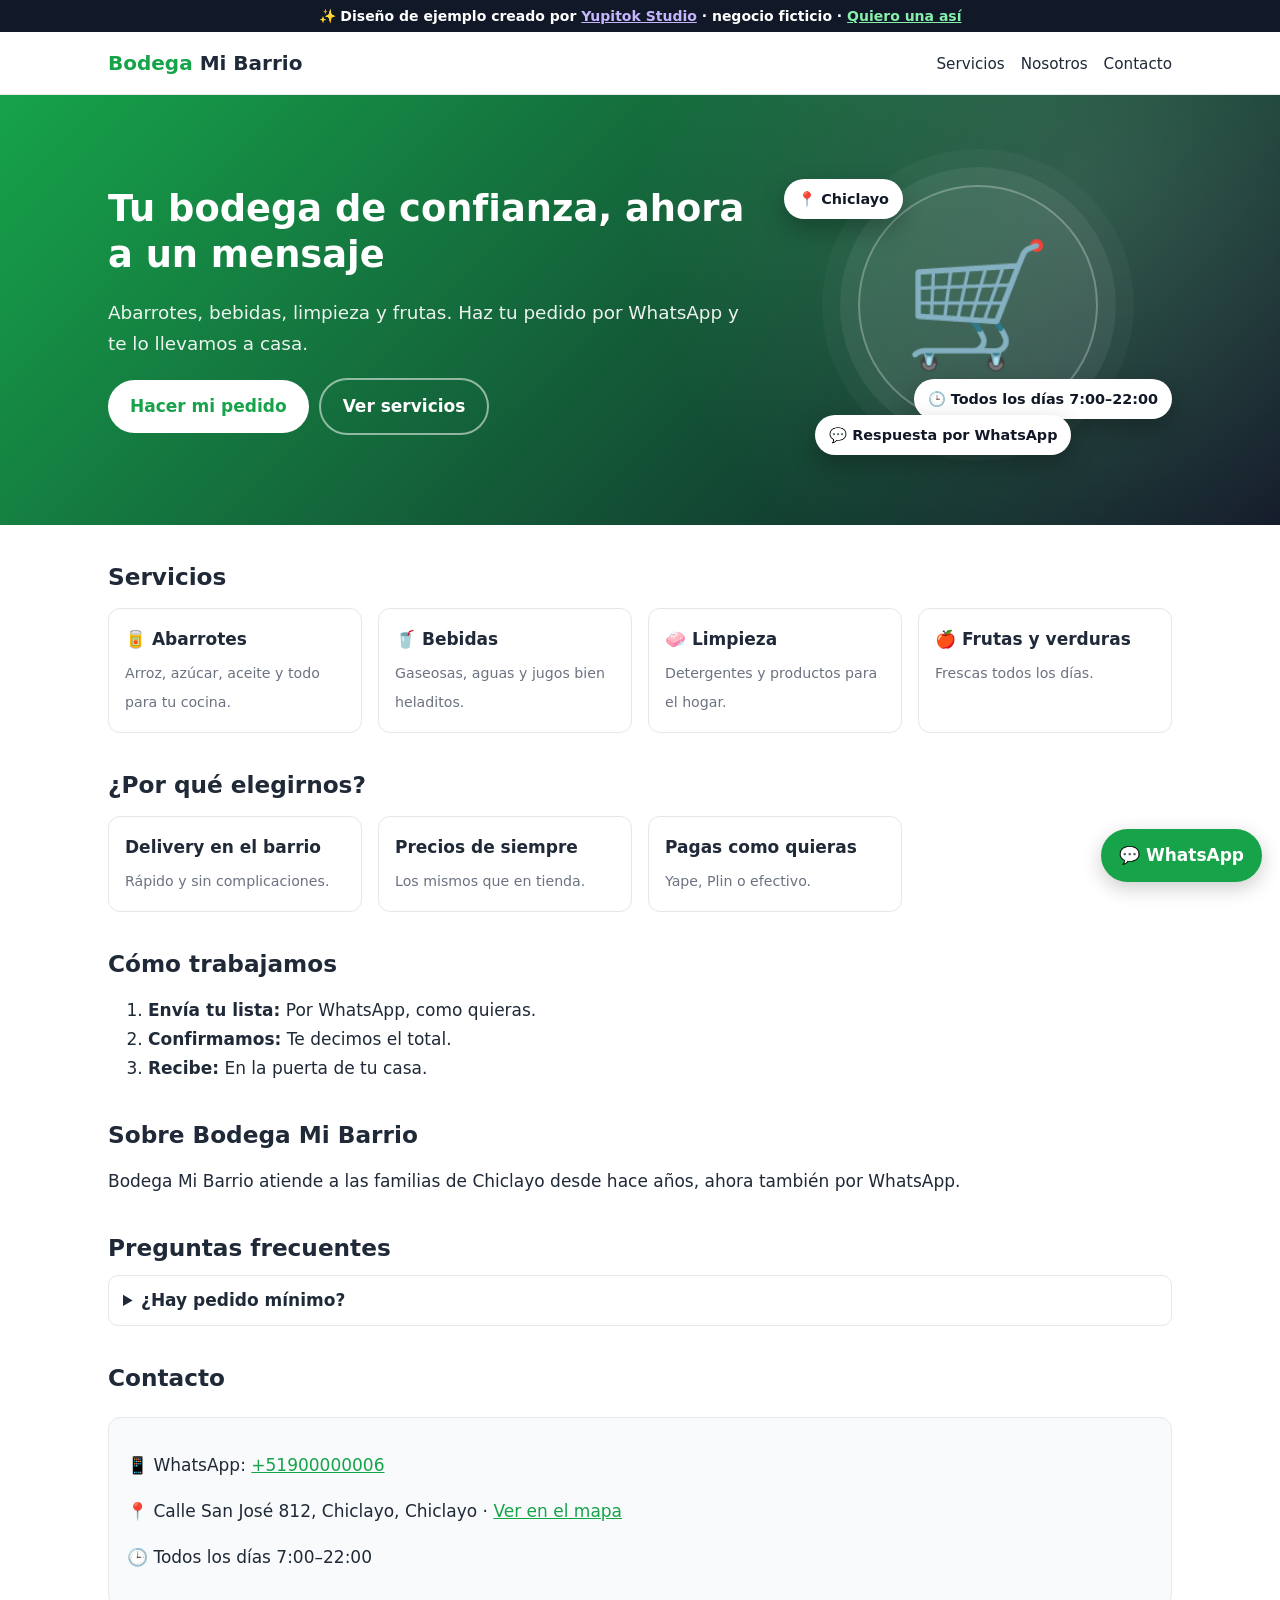
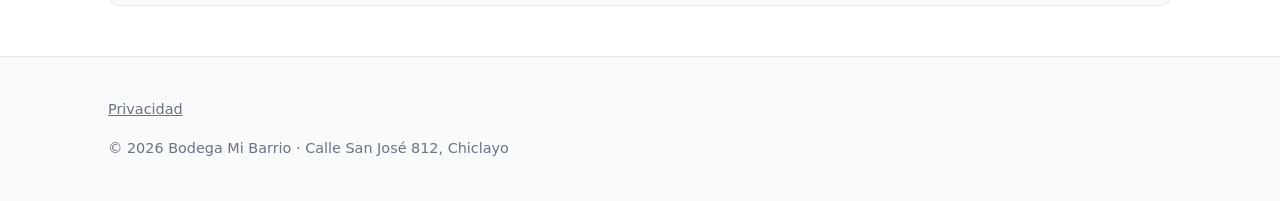
<file: lib/assets/demos/tienda/index.html>
<!doctype html><html lang="es-PE"><head><meta charset="utf-8"><meta name="viewport" content="width=device-width,initial-scale=1">
<title>Bodega Mi Barrio | Minimarket con delivery en Chiclayo</title><meta name="description" content="Abarrotes, bebidas, limpieza y más en Chiclayo. Haz tu pedido por WhatsApp."><meta name="robots" content="noindex">
<meta property="og:type" content="website"><meta property="og:title" content="Bodega Mi Barrio | Minimarket con delivery en Chiclayo"><meta property="og:description" content="Abarrotes, bebidas, limpieza y más en Chiclayo. Haz tu pedido por WhatsApp."><meta property="og:url" content="https://tienda.ejemplo.pe/"><meta property="og:site_name" content="Bodega Mi Barrio"><meta property="og:locale" content="es_PE">


<link rel="icon" href="data:image/svg+xml,<svg xmlns='http://www.w3.org/2000/svg' viewBox='0 0 100 100'><rect width='100' height='100' rx='22' fill='%2316a34a'/><text x='50' y='68' font-size='58' text-anchor='middle' fill='white' font-family='Arial' font-weight='bold'>B</text></svg>">
<style>:root{--c:#16a34a;--t:#1f2937;--s:#6b7280;--f:#f8fafc;--b:#e5e7eb}*{box-sizing:border-box}body{margin:0;font:17px/1.7 system-ui,-apple-system,"Segoe UI",Roboto,sans-serif;color:var(--t);background:#fff}a{color:var(--c)}img{max-width:100%;height:auto}
.w{max-width:1100px;margin:0 auto;padding:0 18px}.tx{max-width:760px;margin:0 auto;padding:0 18px}header{border-bottom:1px solid var(--b);background:#fff;position:sticky;top:0;z-index:5}
header .w{display:flex;align-items:center;justify-content:space-between;gap:14px;min-height:62px;flex-wrap:wrap}.logo{font-weight:800;font-size:1.25rem;color:var(--t);text-decoration:none}.logo span{color:var(--c)}
nav a{color:var(--t);text-decoration:none;margin-left:16px;font-size:.95rem;white-space:nowrap}nav a:hover{color:var(--c)}.migas{font-size:.85rem;color:var(--s);margin:18px 0 6px}.migas a{color:var(--s)}
h1{font-size:2rem;line-height:1.25;margin:.3em 0 .4em}h2{font-size:1.45rem;margin:1.6em 0 .5em;line-height:1.3}h3{font-size:1.15rem;margin:1.3em 0 .4em}.meta{color:var(--s);font-size:.9rem;margin-bottom:1.2em}
.tabla{overflow-x:auto}table{border-collapse:collapse;width:100%;margin:1em 0;font-size:.95rem}th,td{border:1px solid var(--b);padding:8px 10px;text-align:left}th{background:var(--f)}
blockquote{border-left:4px solid var(--c);margin:1em 0;padding:.4em 1em;background:var(--f)}.caja{border:1px solid var(--b);border-radius:12px;padding:16px 18px;margin:1.4em 0;background:var(--f)}
.tarjetas{display:grid;grid-template-columns:repeat(auto-fill,minmax(250px,1fr));gap:16px;margin:16px 0 30px}.tarjeta{border:1px solid var(--b);border-radius:12px;padding:16px;text-decoration:none;color:var(--t);display:block;background:#fff}.tarjeta:hover{border-color:var(--c)}.tarjeta b{display:block;margin-bottom:4px}.tarjeta small{color:var(--s)}
.hero{background:radial-gradient(circle at 85% 20%,#ffffff22,transparent 40%),linear-gradient(135deg,var(--c),#111827);color:#fff;padding:60px 0 70px;overflow:hidden}.hero-g{display:grid;grid-template-columns:1.25fr .75fr;gap:30px;align-items:center}.hero a.btn.btn2{background:transparent;color:#fff;border:2px solid #ffffff88;margin-left:10px}.hero-v{position:relative;min-height:300px;display:grid;place-items:center}.hero-v img{border-radius:24px;box-shadow:0 20px 50px #0006;max-height:360px;object-fit:cover}.hero-ico{width:240px;height:240px;border-radius:50%;background:#ffffff1f;border:2px solid #ffffff44;display:grid;place-items:center;font-size:120px;box-shadow:0 0 0 18px #ffffff10,0 0 0 36px #ffffff08}.hero-chip{position:absolute;background:#fff;color:#111827;font-weight:700;font-size:.9rem;padding:8px 14px;border-radius:999px;box-shadow:0 10px 25px #0004;white-space:nowrap}.hero-chip.c0{top:8%;left:0}.hero-chip.c1{bottom:12%;right:0}.hero-chip.c2{bottom:0;left:8%}@media(max-width:760px){.hero-g{grid-template-columns:1fr}.hero-v{min-height:220px}.hero-ico{width:160px;height:160px;font-size:80px}.hero a.btn.btn2{margin:10px 0 0}}.hero h1{color:#fff;font-size:2.3rem}.hero p{font-size:1.15rem;opacity:.92;max-width:700px}.btn{display:inline-block;background:var(--c);color:#fff;padding:12px 22px;border-radius:999px;text-decoration:none;font-weight:700}.hero .btn{background:#fff;color:var(--c)}
footer{border-top:1px solid var(--b);margin-top:50px;padding:26px 0;color:var(--s);font-size:.9rem;background:var(--f)}footer a{color:var(--s);margin-right:14px}.wa{position:fixed;right:18px;bottom:18px;background:#16a34a;color:#fff;border-radius:999px;padding:12px 18px;font-weight:700;text-decoration:none;box-shadow:0 6px 20px #0003}
.faq details{border:1px solid var(--b);border-radius:10px;padding:10px 14px;margin:8px 0}.faq summary{cursor:pointer;font-weight:600}@media(max-width:640px){h1{font-size:1.6rem}.hero h1{font-size:1.8rem}nav a{margin:0 12px 0 0}}</style>
<script type="application/ld+json">{"@context":"https://schema.org","@type":"LocalBusiness","name":"Bodega Mi Barrio","url":"https://tienda.ejemplo.pe/","telephone":"+51900000006","address":{"@type":"PostalAddress","streetAddress":"Calle San José 812, Chiclayo","addressLocality":"Chiclayo","addressCountry":"Perú"},"openingHours":"Todos los días 7:00–22:00"}</script>
<script type="application/ld+json">{"@context":"https://schema.org","@type":"FAQPage","mainEntity":[{"@type":"Question","name":"¿Hay pedido mínimo?","acceptedAnswer":{"@type":"Answer","text":"No, pero el delivery es gratis desde S/ 30."}}]}</script>

</head><body><div style="background:#111827;color:#fff;text-align:center;font:600 14px system-ui;padding:8px 12px">✨ Diseño de ejemplo creado por <a href="../../" style="color:#c4b5fd">Yupitok Studio</a> · negocio ficticio · <a href="../../#contacto" style="color:#86efac">Quiero una así</a></div><header><div class="w"><a class="logo" href="#"><span>Bodega</span> Mi Barrio</a><nav><a href="#servicios">Servicios</a><a href="#nosotros">Nosotros</a><a href="#contacto">Contacto</a></nav></div></header>
<main><section class="hero"><div class="w hero-g"><div><h1>Tu bodega de confianza, ahora a un mensaje</h1><p>Abarrotes, bebidas, limpieza y frutas. Haz tu pedido por WhatsApp y te lo llevamos a casa.</p><a class="btn" href="#contacto" data-demo="1?text=Hola%2C%20vi%20su%20p%C3%A1gina%20web%20y%20quiero%20informaci%C3%B3n" rel="noopener">Hacer mi pedido</a><a class="btn btn2" href="#servicios">Ver servicios</a></div>
<div class="hero-v" aria-hidden="true"><div class="hero-ico">🛒</div><span class="hero-chip c0">📍 Chiclayo</span><span class="hero-chip c1">🕒 Todos los días 7:00–22:00</span><span class="hero-chip c2">💬 Respuesta por WhatsApp</span></div></div></section>
<div class="w"><h2 id="servicios">Servicios</h2><div class="tarjetas"><div class="tarjeta"><b>🥫 Abarrotes</b><small>Arroz, azúcar, aceite y todo para tu cocina.</small></div><div class="tarjeta"><b>🥤 Bebidas</b><small>Gaseosas, aguas y jugos bien heladitos.</small></div><div class="tarjeta"><b>🧼 Limpieza</b><small>Detergentes y productos para el hogar.</small></div><div class="tarjeta"><b>🍎 Frutas y verduras</b><small>Frescas todos los días.</small></div></div>
<h2>¿Por qué elegirnos?</h2><div class="tarjetas"><div class="tarjeta"><b>Delivery en el barrio</b><small>Rápido y sin complicaciones.</small></div><div class="tarjeta"><b>Precios de siempre</b><small>Los mismos que en tienda.</small></div><div class="tarjeta"><b>Pagas como quieras</b><small>Yape, Plin o efectivo.</small></div></div>
<h2>Cómo trabajamos</h2><ol><li><b>Envía tu lista:</b> Por WhatsApp, como quieras.</li><li><b>Confirmamos:</b> Te decimos el total.</li><li><b>Recibe:</b> En la puerta de tu casa.</li></ol>
<h2 id="nosotros">Sobre Bodega Mi Barrio</h2><p>Bodega Mi Barrio atiende a las familias de Chiclayo desde hace años, ahora también por WhatsApp.</p>
<h2>Preguntas frecuentes</h2><div class="faq"><details><summary>¿Hay pedido mínimo?</summary><p>No, pero el delivery es gratis desde S/ 30.</p></details></div>
<h2 id="contacto">Contacto</h2><div class="caja"><p>📱 WhatsApp: <a href="#contacto" data-demo="1?text=Hola%2C%20vi%20su%20p%C3%A1gina%20web%20y%20quiero%20informaci%C3%B3n" rel="noopener">+51900000006</a></p><p>📍 Calle San José 812, Chiclayo, Chiclayo · <a href="https://www.google.com/maps/search/?api=1&query=Calle%20San%20Jos%C3%A9%20812%2C%20Chiclayo%20Chiclayo" rel="noopener" target="_blank">Ver en el mapa</a></p><p>🕒 Todos los días 7:00–22:00</p></div></div></main>
<footer><div class="w"><p><a href="#contacto">Privacidad</a></p>
<p>© 2026 Bodega Mi Barrio · Calle San José 812, Chiclayo</p></div></footer>
<a class="wa" href="#contacto" data-demo="1?text=Hola%2C%20vi%20su%20p%C3%A1gina%20web%20y%20quiero%20informaci%C3%B3n" rel="noopener">💬 WhatsApp</a>
</body></html>
</file>
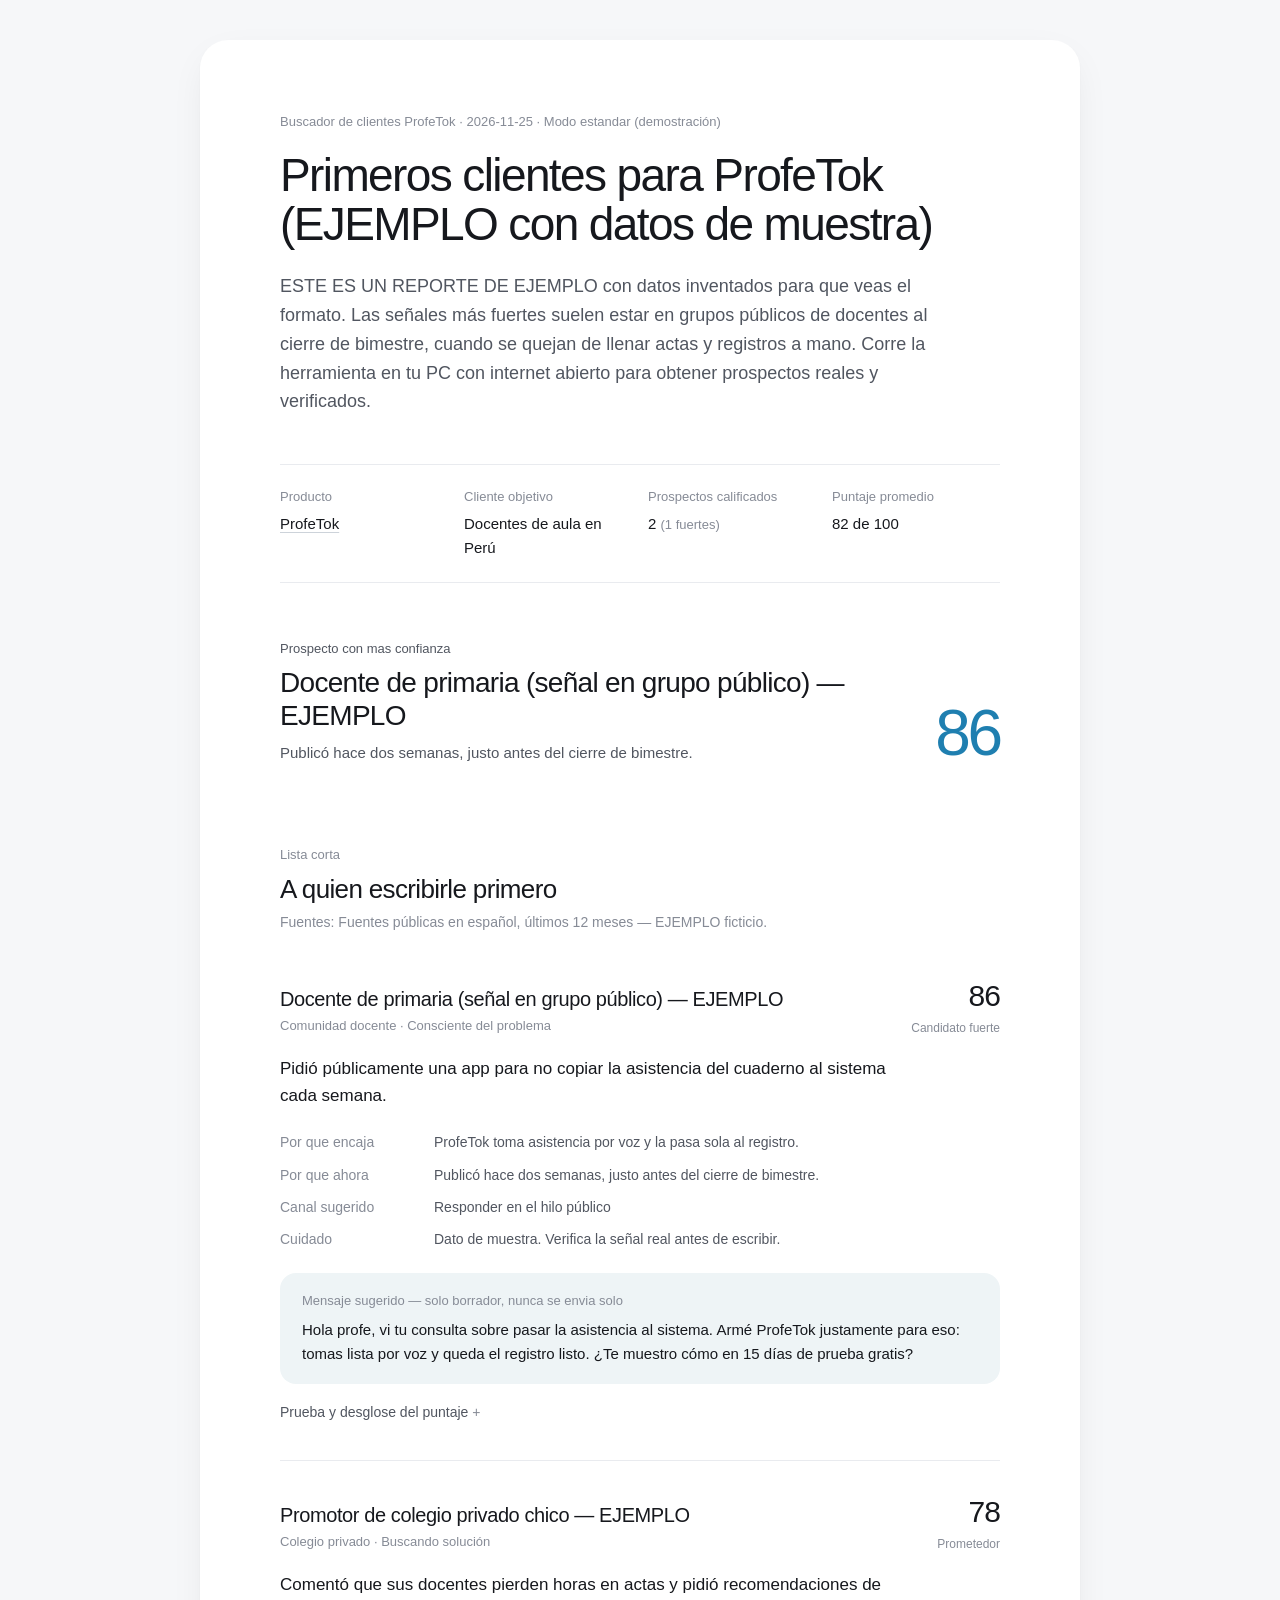
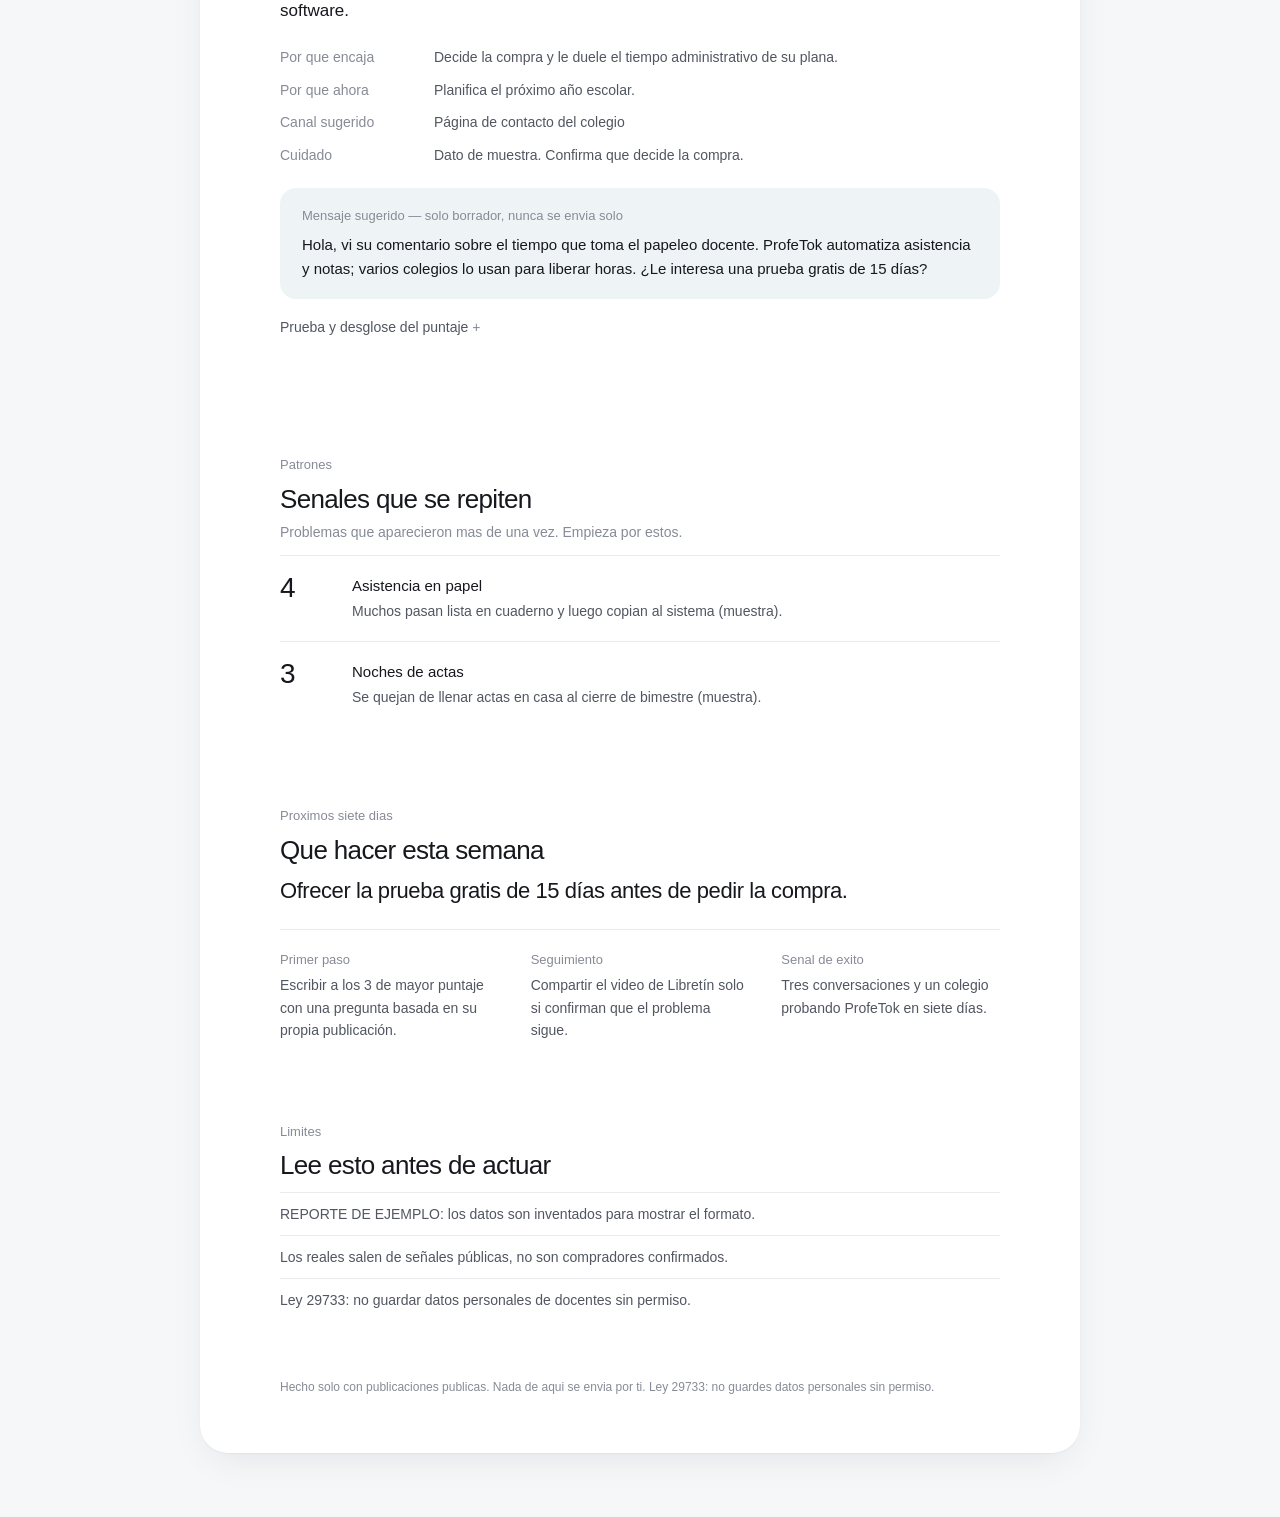
<file: buscador-clientes/reporte_ejemplo.html>
<!doctype html>
<html lang="es">
<head>
<meta charset="utf-8">
<meta name="viewport" content="width=device-width,initial-scale=1">
<meta name="color-scheme" content="light dark">
<title>Primeros clientes para ProfeTok (EJEMPLO con datos de muestra)</title>
<style>
:root{--bg:#f6f7f9;--sheet:#fff;--ink:#16181d;--ink2:#515660;--ink3:#868b96;--line:#e9ebef;--tint:#eef4f6;--accent:#1f7fb0;--link-line:#cdd3da;
  --shadow:0 1px 2px rgba(20,20,30,.04),0 12px 40px -12px rgba(20,20,30,.10);
  --sans:ui-sans-serif,-apple-system,BlinkMacSystemFont,"Segoe UI",Inter,Roboto,"Helvetica Neue",Arial,sans-serif}
@media(prefers-color-scheme:dark){:root{--bg:#101215;--sheet:#181b1f;--ink:#e9ebef;--ink2:#a4aab4;--ink3:#868b96;--line:rgba(255,255,255,.08);--tint:#1d2529;--accent:#6fc0e6;--link-line:#454b52;--shadow:0 1px 2px rgba(0,0,0,.3)}}
*{box-sizing:border-box}
html{-webkit-font-smoothing:antialiased;-moz-osx-font-smoothing:grayscale}
body{margin:0;background:var(--bg);color:var(--ink);font:15px/1.6 var(--sans)}
a{color:var(--ink);text-decoration:underline;text-decoration-color:var(--link-line);text-underline-offset:3px}
a:hover{text-decoration-color:currentColor}
.num{font-variant-numeric:tabular-nums}
.sheet{max-width:880px;margin:40px auto 64px;background:var(--sheet);border-radius:28px;box-shadow:var(--shadow);padding:72px 80px 56px}
.meta{color:var(--ink3);font-size:13px;margin:0}
h1{font-weight:300;font-size:clamp(32px,5vw,46px);line-height:1.08;letter-spacing:-.035em;margin:18px 0 22px;max-width:15em}
.verdict{font-size:18px;line-height:1.6;color:var(--ink2);max-width:36em;margin:0}
.facts{display:grid;grid-template-columns:repeat(4,1fr);gap:16px;margin:48px 0 0;padding:22px 0;border-top:1px solid var(--line);border-bottom:1px solid var(--line)}
.facts dt,.kv dt,.steps dt,.dims dt,.label,.eyebrow{color:var(--ink3);font-size:13px;font-weight:400}
.facts dd{margin:4px 0 0;font-weight:500}
.top{display:flex;justify-content:space-between;align-items:flex-end;gap:32px;margin:56px 0 0}
.top h2{font-weight:400;font-size:28px;line-height:1.2;letter-spacing:-.025em;margin:6px 0 8px}
.top p{margin:0;color:var(--ink2);max-width:32em}
.top .big{font-weight:300;font-size:64px;line-height:1;letter-spacing:-.05em;color:var(--accent)}
section.block{margin-top:80px}
.eyebrow{margin:0}
h2.section{font-weight:400;font-size:26px;line-height:1.2;letter-spacing:-.025em;margin:8px 0 6px}
.note{color:var(--ink3);font-size:14px;margin:0 0 12px;max-width:40em}
.prospect{padding:36px 0;border-bottom:1px solid var(--line);break-inside:avoid;page-break-inside:avoid}
.prospect:last-child{border-bottom:0}
.p-head{display:flex;justify-content:space-between;gap:24px;align-items:baseline}
.p-head h3{font-weight:500;font-size:20px;line-height:1.3;letter-spacing:-.02em;margin:0}
.sub{color:var(--ink3);font-size:13px;margin:4px 0 0}
.score{text-align:right;white-space:nowrap}
.score b{font-weight:400;font-size:30px;line-height:1;letter-spacing:-.03em}
.score span{display:block;color:var(--ink3);font-size:12px;margin-top:6px}
.signal{font-size:17px;line-height:1.55;margin:18px 0 22px;max-width:38em}
.kv:empty{display:none}.p-head+.kv{margin-top:18px}.kv{display:grid;grid-template-columns:130px 1fr;gap:10px 24px;margin:0}
.kv dd{margin:0;color:var(--ink2);font-size:14px}
.kv dt{font-size:14px}
.opener{background:var(--tint);border-radius:16px;padding:18px 22px;margin:22px 0 0}
.opener p{margin:6px 0 0}.opener .label{margin:0}
details{margin-top:16px}
summary{cursor:pointer;color:var(--ink2);font-size:14px;list-style:none;display:inline-block}
summary::-webkit-details-marker{display:none}
summary::after{content:" +";color:var(--ink3)}
details[open] summary::after{content:" \2212"}
details p,.print-only p{color:var(--ink2);font-size:14px;margin:10px 0 0;max-width:42em}
.source{color:var(--ink3)}
.dims{display:flex;flex-wrap:wrap;gap:6px 28px;margin:12px 0 0}
.dims div{display:flex;gap:8px}.dims dd{margin:0;font-size:13px;color:var(--ink)}.dims dt{font-size:13px}
.patterns{margin-top:12px}
.pattern{display:grid;grid-template-columns:56px 1fr;gap:16px;padding:18px 0;border-top:1px solid var(--line);break-inside:avoid}
.pattern b{font-weight:300;font-size:28px;line-height:1}
.pattern h4{margin:0;font-size:15px;font-weight:500}
.pattern p{margin:2px 0 0;color:var(--ink2);font-size:14px}
.angle{font-weight:400;font-size:22px;line-height:1.4;letter-spacing:-.02em;margin:10px 0 22px;max-width:30em}
.steps{display:grid;grid-template-columns:repeat(3,1fr);gap:32px;border-top:1px solid var(--line);padding-top:20px;margin:0}
.steps dd{margin:4px 0 0;font-size:14px;color:var(--ink2)}
.limits{margin:10px 0 0;padding:0;list-style:none}
.limits li{padding:10px 0;border-top:1px solid var(--line);color:var(--ink2);font-size:14px}
.print-only{display:none}
.empty{color:var(--ink3);font-size:14px;padding:18px 0;margin:0}
footer{margin-top:56px;display:flex;justify-content:space-between;gap:16px;flex-wrap:wrap;color:var(--ink3);font-size:12px}
@media screen and (max-width:760px){.sheet{margin:0;border-radius:0;box-shadow:none;padding:40px 22px}.facts,.steps{grid-template-columns:1fr 1fr;gap:16px}.kv{grid-template-columns:1fr;gap:2px}.kv dd{margin-bottom:10px}.top .big{font-size:48px}}
@page{margin:14mm}
@media print{
  :root{--bg:#fff;--sheet:#fff;--ink:#111;--ink2:#444;--ink3:#777;--line:#e2e2de;--tint:#eef4f6;--accent:#1f7fb0;--link-line:#bbb;--shadow:none}
  body{background:#fff;font-size:12.5px}
  .sheet{margin:0;max-width:none;padding:0;border-radius:0;box-shadow:none;zoom:.92}
  section.block{margin-top:40px}
  .top,.opener,.pattern,.steps{break-inside:avoid}
  .eyebrow,h2.section,.note{break-after:avoid}
  .screen-only{display:none}.print-only{display:block;margin-top:10px}
  .prospect{padding:20px 0}
  .signal{font-size:14px;margin:10px 0 12px}
  .kv{gap:4px 20px}.kv dt,.kv dd{font-size:12px}
  .opener{padding:10px 14px;margin-top:12px;border-radius:10px}
  details{margin-top:10px}details p,.print-only p{font-size:12px;margin-top:6px}
  .score b{font-size:24px}
  .opener{-webkit-print-color-adjust:exact;print-color-adjust:exact}
}
</style>
</head>
<body>
<main class="sheet">
  <header>
    <p class="meta">Buscador de clientes ProfeTok <span aria-hidden="true">&middot;</span> 2026-11-25 <span aria-hidden="true">&middot;</span> Modo estandar (demostración)</p>
    <h1>Primeros clientes para ProfeTok (EJEMPLO con datos de muestra)</h1>
    <p class="verdict">ESTE ES UN REPORTE DE EJEMPLO con datos inventados para que veas el formato. Las señales más fuertes suelen estar en grupos públicos de docentes al cierre de bimestre, cuando se quejan de llenar actas y registros a mano. Corre la herramienta en tu PC con internet abierto para obtener prospectos reales y verificados.</p>
  </header>

  <dl class="facts">
    <div><dt>Producto</dt><dd><a href="https://profetok.com" target="_blank" rel="noreferrer">ProfeTok</a></dd></div>
    <div><dt>Cliente objetivo</dt><dd>Docentes de aula en Perú</dd></div>
    <div><dt>Prospectos calificados</dt><dd class="num">2 <span class="sub">(1 fuertes)</span></dd></div>
    <div><dt>Puntaje promedio</dt><dd class="num">82 de 100</dd></div>
  </dl>

  <section class="top">
    <div>
      <p class="eyebrow">Prospecto con mas confianza</p>
      <h2>Docente de primaria (señal en grupo público) — EJEMPLO</h2>
      <p>Publicó hace dos semanas, justo antes del cierre de bimestre.</p>
    </div>
    <div class="big num">86</div>
  </section>
  <section class="block">
    <p class="eyebrow">Lista corta</p>
    <h2 class="section">A quien escribirle primero</h2>
    <p class="note">Fuentes: Fuentes públicas en español, últimos 12 meses — EJEMPLO ficticio.</p>
    
    <article class="prospect">
      <header class="p-head">
        <div>
          <h3>Docente de primaria (señal en grupo público) — EJEMPLO</h3>
          <p class="sub">Comunidad docente <span aria-hidden="true">&middot;</span> Consciente del problema</p>
        </div>
        <div class="score"><b class="num">86</b><span>Candidato fuerte</span></div>
      </header>
      <p class="signal">Pidió públicamente una app para no copiar la asistencia del cuaderno al sistema cada semana.</p>
      <dl class="kv"><dt>Por que encaja</dt><dd>ProfeTok toma asistencia por voz y la pasa sola al registro.</dd><dt>Por que ahora</dt><dd>Publicó hace dos semanas, justo antes del cierre de bimestre.</dd><dt>Canal sugerido</dt><dd>Responder en el hilo público</dd><dt>Cuidado</dt><dd>Dato de muestra. Verifica la señal real antes de escribir.</dd></dl>
      <div class="opener">
        <p class="label">Mensaje sugerido &mdash; solo borrador, nunca se envia solo</p>
        <p>Hola profe, vi tu consulta sobre pasar la asistencia al sistema. Armé ProfeTok justamente para eso: tomas lista por voz y queda el registro listo. ¿Te muestro cómo en 15 días de prueba gratis?</p>
      </div>
      <details class="screen-only">
        <summary>Prueba y desglose del puntaje</summary>
        <p>Publicación pública reciente en primera persona (dato de muestra).</p>
        <p class="source">
          Publicación pública (muestra), 2026-11-10
          <span aria-hidden="true">&middot;</span>
          <a href="https://ejemplo.com/muestra" target="_blank" rel="noreferrer">EJEMPLO — no es un enlace real</a>
        </p>
        <dl class="dims"><div><dt>Fuerza del dolor</dt><dd>5 de 5</dd></div><div><dt>Encaje con ProfeTok</dt><dd>5 de 5</dd></div><div><dt>Momento oportuno</dt><dd>5 de 5</dd></div><div><dt>Facil de contactar</dt><dd>4 de 5</dd></div><div><dt>Calidad de la prueba</dt><dd>4 de 5</dd></div></dl>
      </details>
      <div class="print-only">
        <p class="label">Prueba y desglose del puntaje</p>
        <p>Publicación pública reciente en primera persona (dato de muestra).</p>
        <p class="source">
          Publicación pública (muestra), 2026-11-10
          <span aria-hidden="true">&middot;</span>
          <a href="https://ejemplo.com/muestra" target="_blank" rel="noreferrer">EJEMPLO — no es un enlace real</a>
        </p>
        <dl class="dims"><div><dt>Fuerza del dolor</dt><dd>5 de 5</dd></div><div><dt>Encaje con ProfeTok</dt><dd>5 de 5</dd></div><div><dt>Momento oportuno</dt><dd>5 de 5</dd></div><div><dt>Facil de contactar</dt><dd>4 de 5</dd></div><div><dt>Calidad de la prueba</dt><dd>4 de 5</dd></div></dl>
      </div>
    </article>
    <article class="prospect">
      <header class="p-head">
        <div>
          <h3>Promotor de colegio privado chico — EJEMPLO</h3>
          <p class="sub">Colegio privado <span aria-hidden="true">&middot;</span> Buscando solución</p>
        </div>
        <div class="score"><b class="num">78</b><span>Prometedor</span></div>
      </header>
      <p class="signal">Comentó que sus docentes pierden horas en actas y pidió recomendaciones de software.</p>
      <dl class="kv"><dt>Por que encaja</dt><dd>Decide la compra y le duele el tiempo administrativo de su plana.</dd><dt>Por que ahora</dt><dd>Planifica el próximo año escolar.</dd><dt>Canal sugerido</dt><dd>Página de contacto del colegio</dd><dt>Cuidado</dt><dd>Dato de muestra. Confirma que decide la compra.</dd></dl>
      <div class="opener">
        <p class="label">Mensaje sugerido &mdash; solo borrador, nunca se envia solo</p>
        <p>Hola, vi su comentario sobre el tiempo que toma el papeleo docente. ProfeTok automatiza asistencia y notas; varios colegios lo usan para liberar horas. ¿Le interesa una prueba gratis de 15 días?</p>
      </div>
      <details class="screen-only">
        <summary>Prueba y desglose del puntaje</summary>
        <p>Comentario público en una nota sobre gestión escolar (muestra).</p>
        <p class="source">
          Comentario público (muestra), 2026-11-02
          <span aria-hidden="true">&middot;</span>
          <a href="https://ejemplo.com/muestra2" target="_blank" rel="noreferrer">EJEMPLO — no es un enlace real</a>
        </p>
        <dl class="dims"><div><dt>Fuerza del dolor</dt><dd>4 de 5</dd></div><div><dt>Encaje con ProfeTok</dt><dd>4 de 5</dd></div><div><dt>Momento oportuno</dt><dd>4 de 5</dd></div><div><dt>Facil de contactar</dt><dd>4 de 5</dd></div><div><dt>Calidad de la prueba</dt><dd>3 de 5</dd></div></dl>
      </details>
      <div class="print-only">
        <p class="label">Prueba y desglose del puntaje</p>
        <p>Comentario público en una nota sobre gestión escolar (muestra).</p>
        <p class="source">
          Comentario público (muestra), 2026-11-02
          <span aria-hidden="true">&middot;</span>
          <a href="https://ejemplo.com/muestra2" target="_blank" rel="noreferrer">EJEMPLO — no es un enlace real</a>
        </p>
        <dl class="dims"><div><dt>Fuerza del dolor</dt><dd>4 de 5</dd></div><div><dt>Encaje con ProfeTok</dt><dd>4 de 5</dd></div><div><dt>Momento oportuno</dt><dd>4 de 5</dd></div><div><dt>Facil de contactar</dt><dd>4 de 5</dd></div><div><dt>Calidad de la prueba</dt><dd>3 de 5</dd></div></dl>
      </div>
    </article>
  </section>

  <section class="block">
    <p class="eyebrow">Patrones</p>
    <h2 class="section">Senales que se repiten</h2>
    <p class="note">Problemas que aparecieron mas de una vez. Empieza por estos.</p>
    <div class="patterns"><div class="pattern"><b class="num">4</b><div><h4>Asistencia en papel</h4><p>Muchos pasan lista en cuaderno y luego copian al sistema (muestra).</p></div></div><div class="pattern"><b class="num">3</b><div><h4>Noches de actas</h4><p>Se quejan de llenar actas en casa al cierre de bimestre (muestra).</p></div></div></div>
  </section>

  <section class="block">
    <p class="eyebrow">Proximos siete dias</p>
    <h2 class="section">Que hacer esta semana</h2>
    <p class="angle">Ofrecer la prueba gratis de 15 días antes de pedir la compra.</p>
    <dl class="steps"><div><dt>Primer paso</dt><dd>Escribir a los 3 de mayor puntaje con una pregunta basada en su propia publicación.</dd></div><div><dt>Seguimiento</dt><dd>Compartir el video de Libretín solo si confirman que el problema sigue.</dd></div><div><dt>Senal de exito</dt><dd>Tres conversaciones y un colegio probando ProfeTok en siete días.</dd></div></dl>
  </section>

  <section class="block">
    <p class="eyebrow">Limites</p>
    <h2 class="section">Lee esto antes de actuar</h2>
    <ul class="limits"><li>REPORTE DE EJEMPLO: los datos son inventados para mostrar el formato.</li><li>Los reales salen de señales públicas, no son compradores confirmados.</li><li>Ley 29733: no guardar datos personales de docentes sin permiso.</li></ul>
  </section>

  <footer>
    <span>Hecho solo con publicaciones publicas. Nada de aqui se envia por ti. Ley 29733: no guardes datos personales sin permiso.</span>
  </footer>
</main>
</body>
</html>
</file>
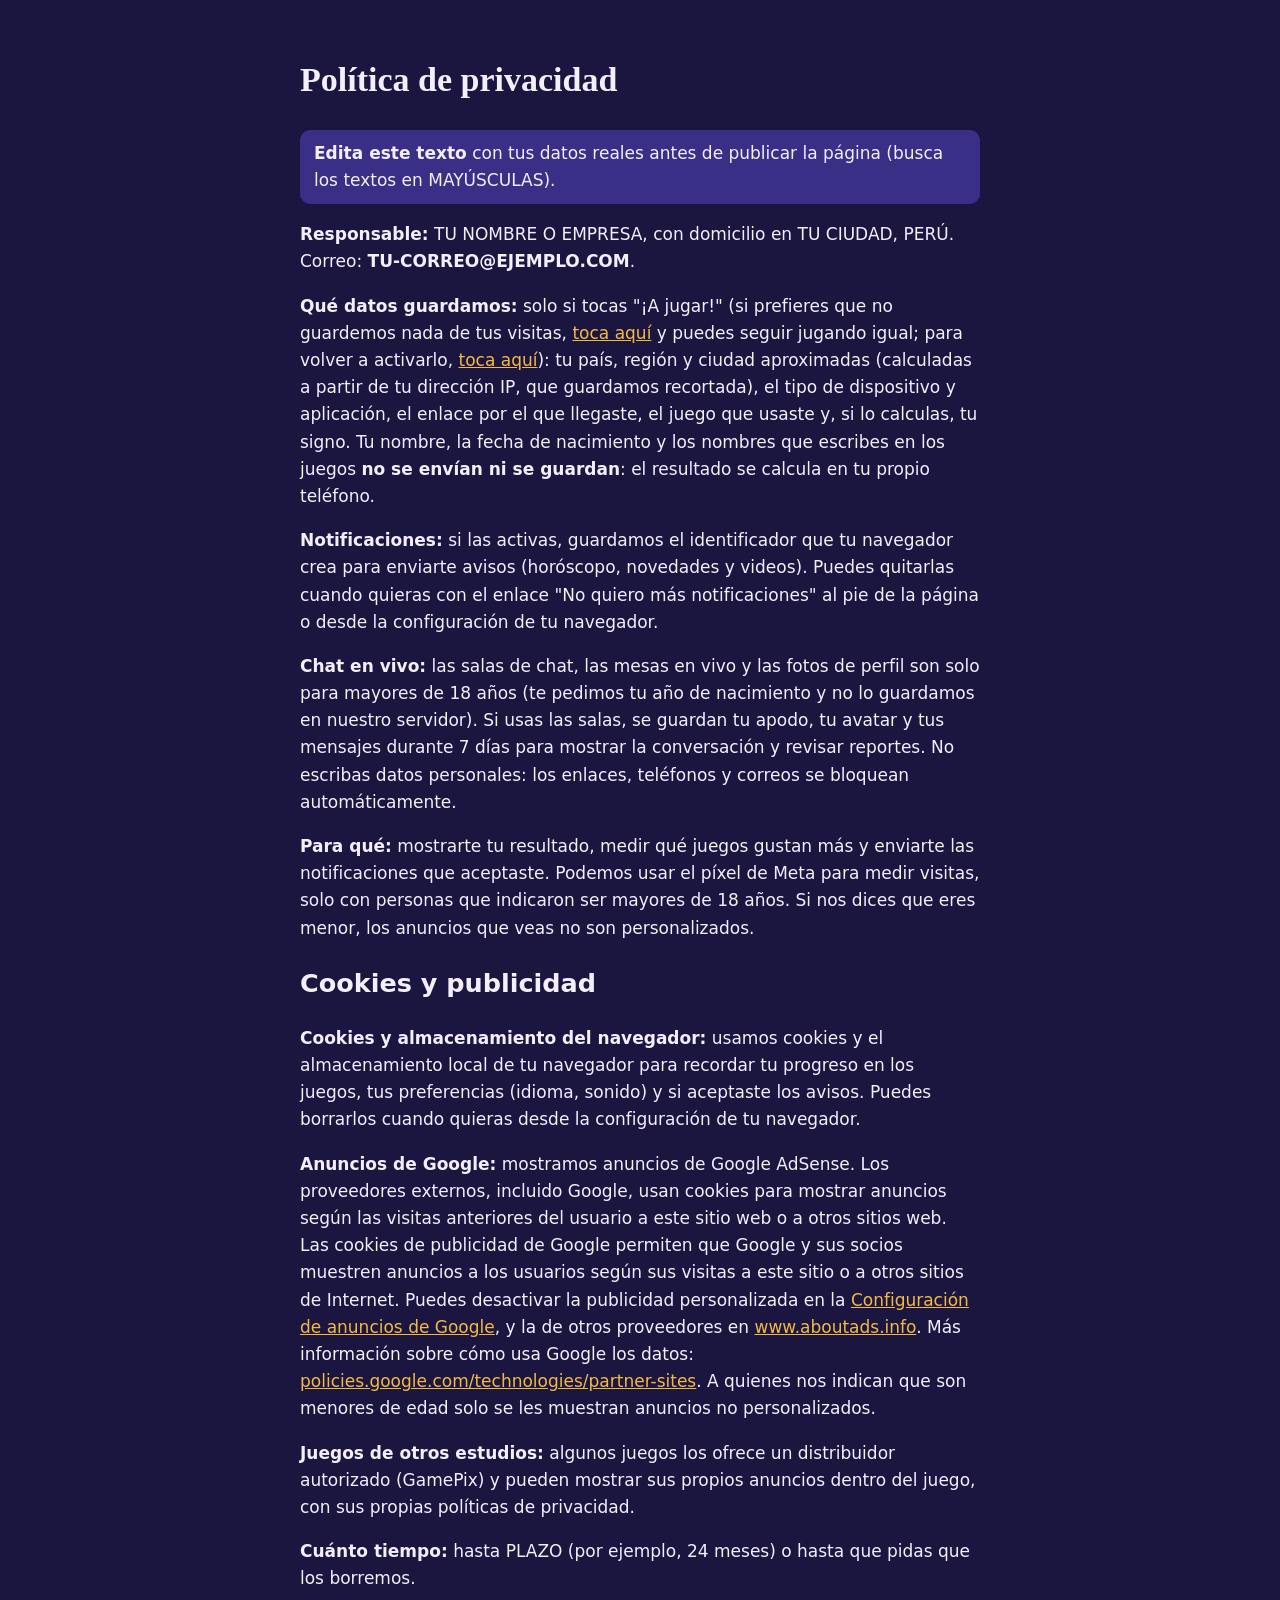
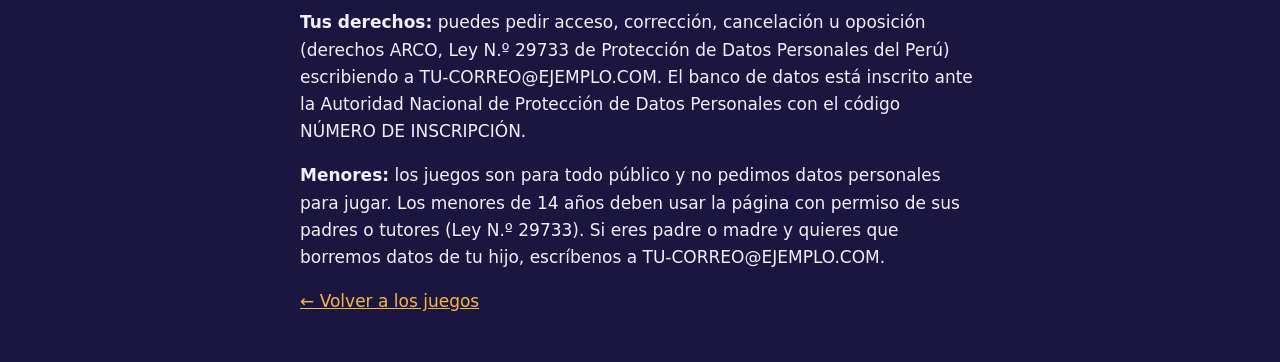
<file: viral/public/privacidad.html>
<!doctype html><html lang="es"><head><meta charset="utf-8"><meta name="viewport" content="width=device-width,initial-scale=1"><title>Política de privacidad</title>
<style>body{font:17px/1.6 system-ui,sans-serif;max-width:680px;margin:0 auto;padding:30px 18px;background:#1a1640;color:#f4eefd}a{color:#f4b942}h1{font-family:Georgia,serif}.n{background:#3a2f86;padding:10px 14px;border-radius:10px}</style></head><body>
<h1>Política de privacidad</h1>
<p class="n"><b>Edita este texto</b> con tus datos reales antes de publicar la página (busca los textos en MAYÚSCULAS).</p>
<p><b>Responsable:</b> TU NOMBRE O EMPRESA, con domicilio en TU CIUDAD, PERÚ. Correo: <b>TU-CORREO@EJEMPLO.COM</b>.</p>
<p><b>Qué datos guardamos:</b> solo si tocas "¡A jugar!" (si prefieres que no guardemos nada de tus visitas, <a href="/?nodatos=1">toca aquí</a> y puedes seguir jugando igual; para volver a activarlo, <a href="/?nodatos=0">toca aquí</a>): tu país, región y ciudad aproximadas (calculadas a partir de tu dirección IP, que guardamos recortada), el tipo de dispositivo y aplicación, el enlace por el que llegaste, el juego que usaste y, si lo calculas, tu signo. Tu nombre, la fecha de nacimiento y los nombres que escribes en los juegos <b>no se envían ni se guardan</b>: el resultado se calcula en tu propio teléfono.</p>
<p><b>Notificaciones:</b> si las activas, guardamos el identificador que tu navegador crea para enviarte avisos (horóscopo, novedades y videos). Puedes quitarlas cuando quieras con el enlace "No quiero más notificaciones" al pie de la página o desde la configuración de tu navegador.</p>
<p><b>Chat en vivo:</b> las salas de chat, las mesas en vivo y las fotos de perfil son solo para mayores de 18 años (te pedimos tu año de nacimiento y no lo guardamos en nuestro servidor). Si usas las salas, se guardan tu apodo, tu avatar y tus mensajes durante 7 días para mostrar la conversación y revisar reportes. No escribas datos personales: los enlaces, teléfonos y correos se bloquean automáticamente.</p>
<p><b>Para qué:</b> mostrarte tu resultado, medir qué juegos gustan más y enviarte las notificaciones que aceptaste. Podemos usar el píxel de Meta para medir visitas, solo con personas que indicaron ser mayores de 18 años. Si nos dices que eres menor, los anuncios que veas no son personalizados.</p>
<h2 id="cookies">Cookies y publicidad</h2>
<p><b>Cookies y almacenamiento del navegador:</b> usamos cookies y el almacenamiento local de tu navegador para recordar tu progreso en los juegos, tus preferencias (idioma, sonido) y si aceptaste los avisos. Puedes borrarlos cuando quieras desde la configuración de tu navegador.</p>
<p><b>Anuncios de Google:</b> mostramos anuncios de Google AdSense. Los proveedores externos, incluido Google, usan cookies para mostrar anuncios según las visitas anteriores del usuario a este sitio web o a otros sitios web. Las cookies de publicidad de Google permiten que Google y sus socios muestren anuncios a los usuarios según sus visitas a este sitio o a otros sitios de Internet. Puedes desactivar la publicidad personalizada en la <a href="https://adssettings.google.com" rel="noopener" target="_blank">Configuración de anuncios de Google</a>, y la de otros proveedores en <a href="https://www.aboutads.info/choices/" rel="noopener" target="_blank">www.aboutads.info</a>. Más información sobre cómo usa Google los datos: <a href="https://policies.google.com/technologies/partner-sites?hl=es" rel="noopener" target="_blank">policies.google.com/technologies/partner-sites</a>. A quienes nos indican que son menores de edad solo se les muestran anuncios no personalizados.</p>
<p><b>Juegos de otros estudios:</b> algunos juegos los ofrece un distribuidor autorizado (GamePix) y pueden mostrar sus propios anuncios dentro del juego, con sus propias políticas de privacidad.</p>
<p><b>Cuánto tiempo:</b> hasta PLAZO (por ejemplo, 24 meses) o hasta que pidas que los borremos.</p>
<p><b>Tus derechos:</b> puedes pedir acceso, corrección, cancelación u oposición (derechos ARCO, Ley N.º 29733 de Protección de Datos Personales del Perú) escribiendo a TU-CORREO@EJEMPLO.COM. El banco de datos está inscrito ante la Autoridad Nacional de Protección de Datos Personales con el código NÚMERO DE INSCRIPCIÓN.</p>
<p><b>Menores:</b> los juegos son para todo público y no pedimos datos personales para jugar. Los menores de 14 años deben usar la página con permiso de sus padres o tutores (Ley N.º 29733). Si eres padre o madre y quieres que borremos datos de tu hijo, escríbenos a TU-CORREO@EJEMPLO.COM.</p>
<p><a href="/">← Volver a los juegos</a></p>
</body></html>
</file>
